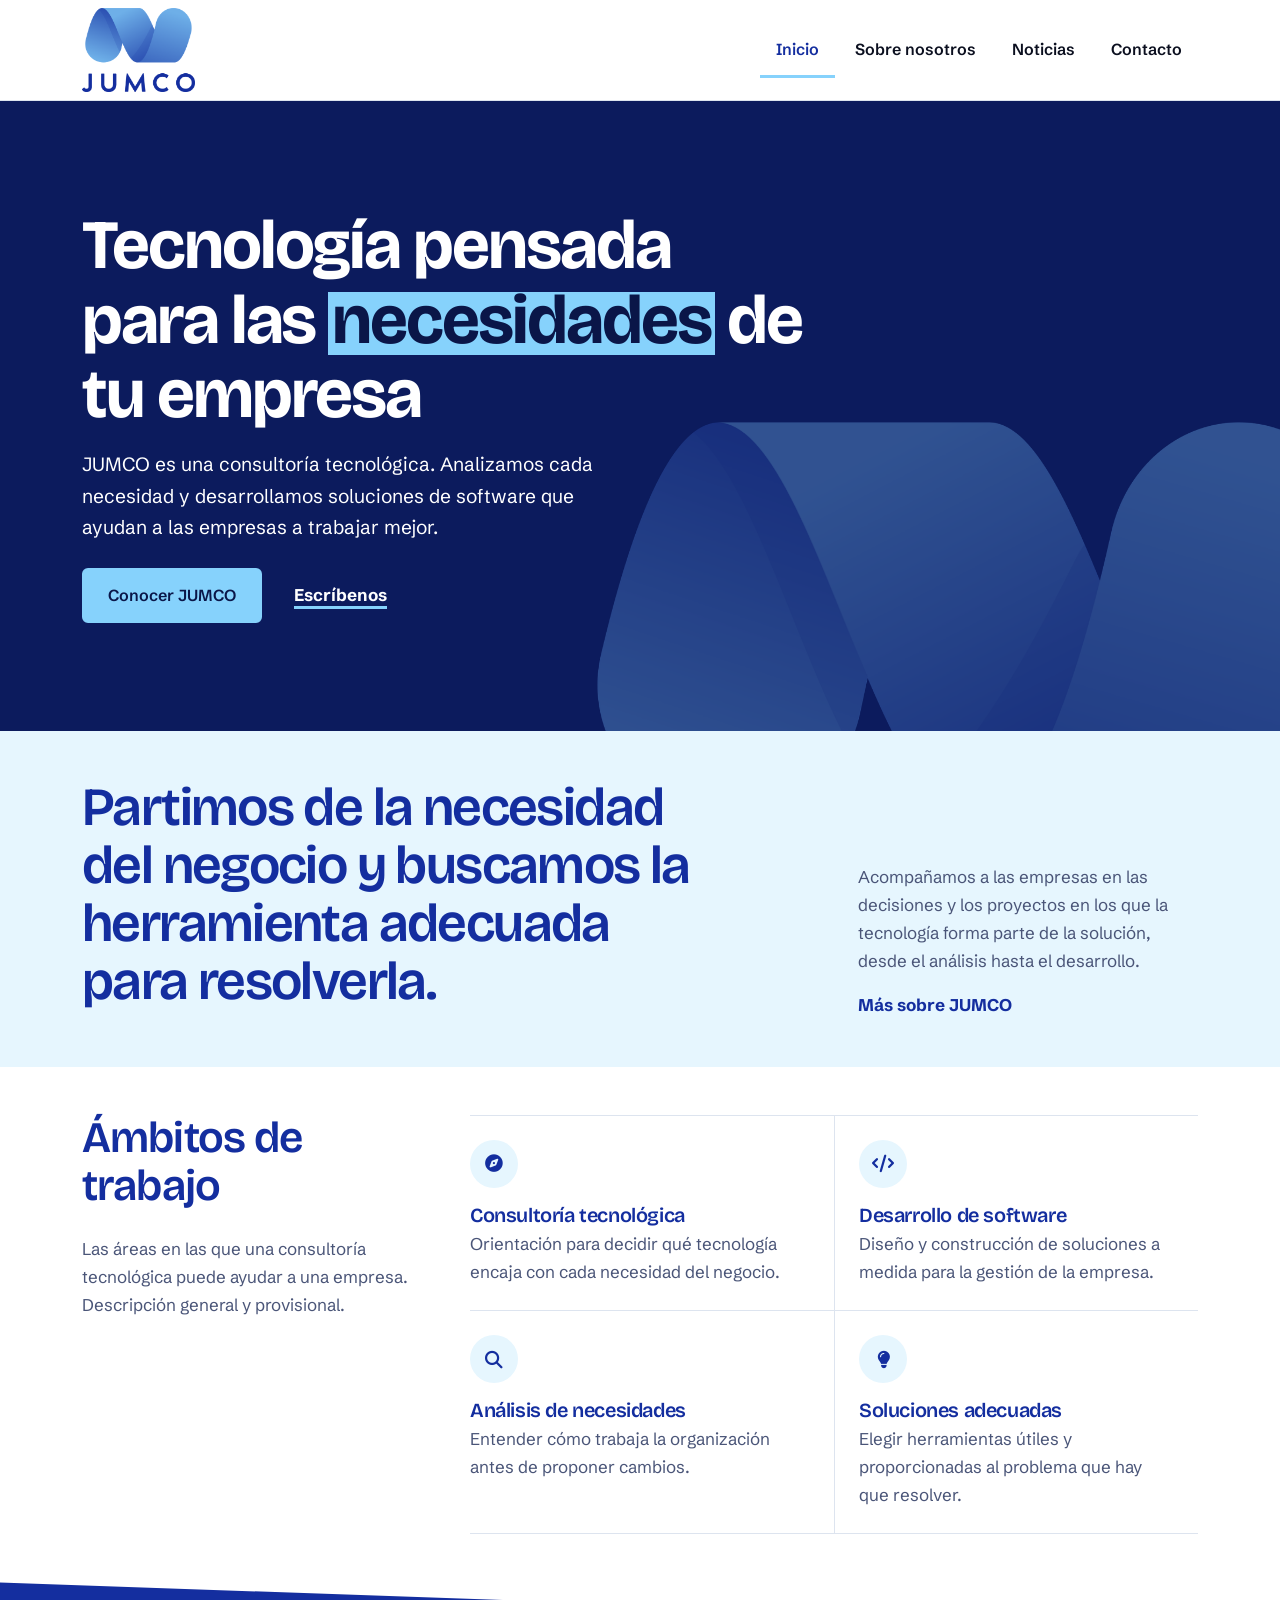
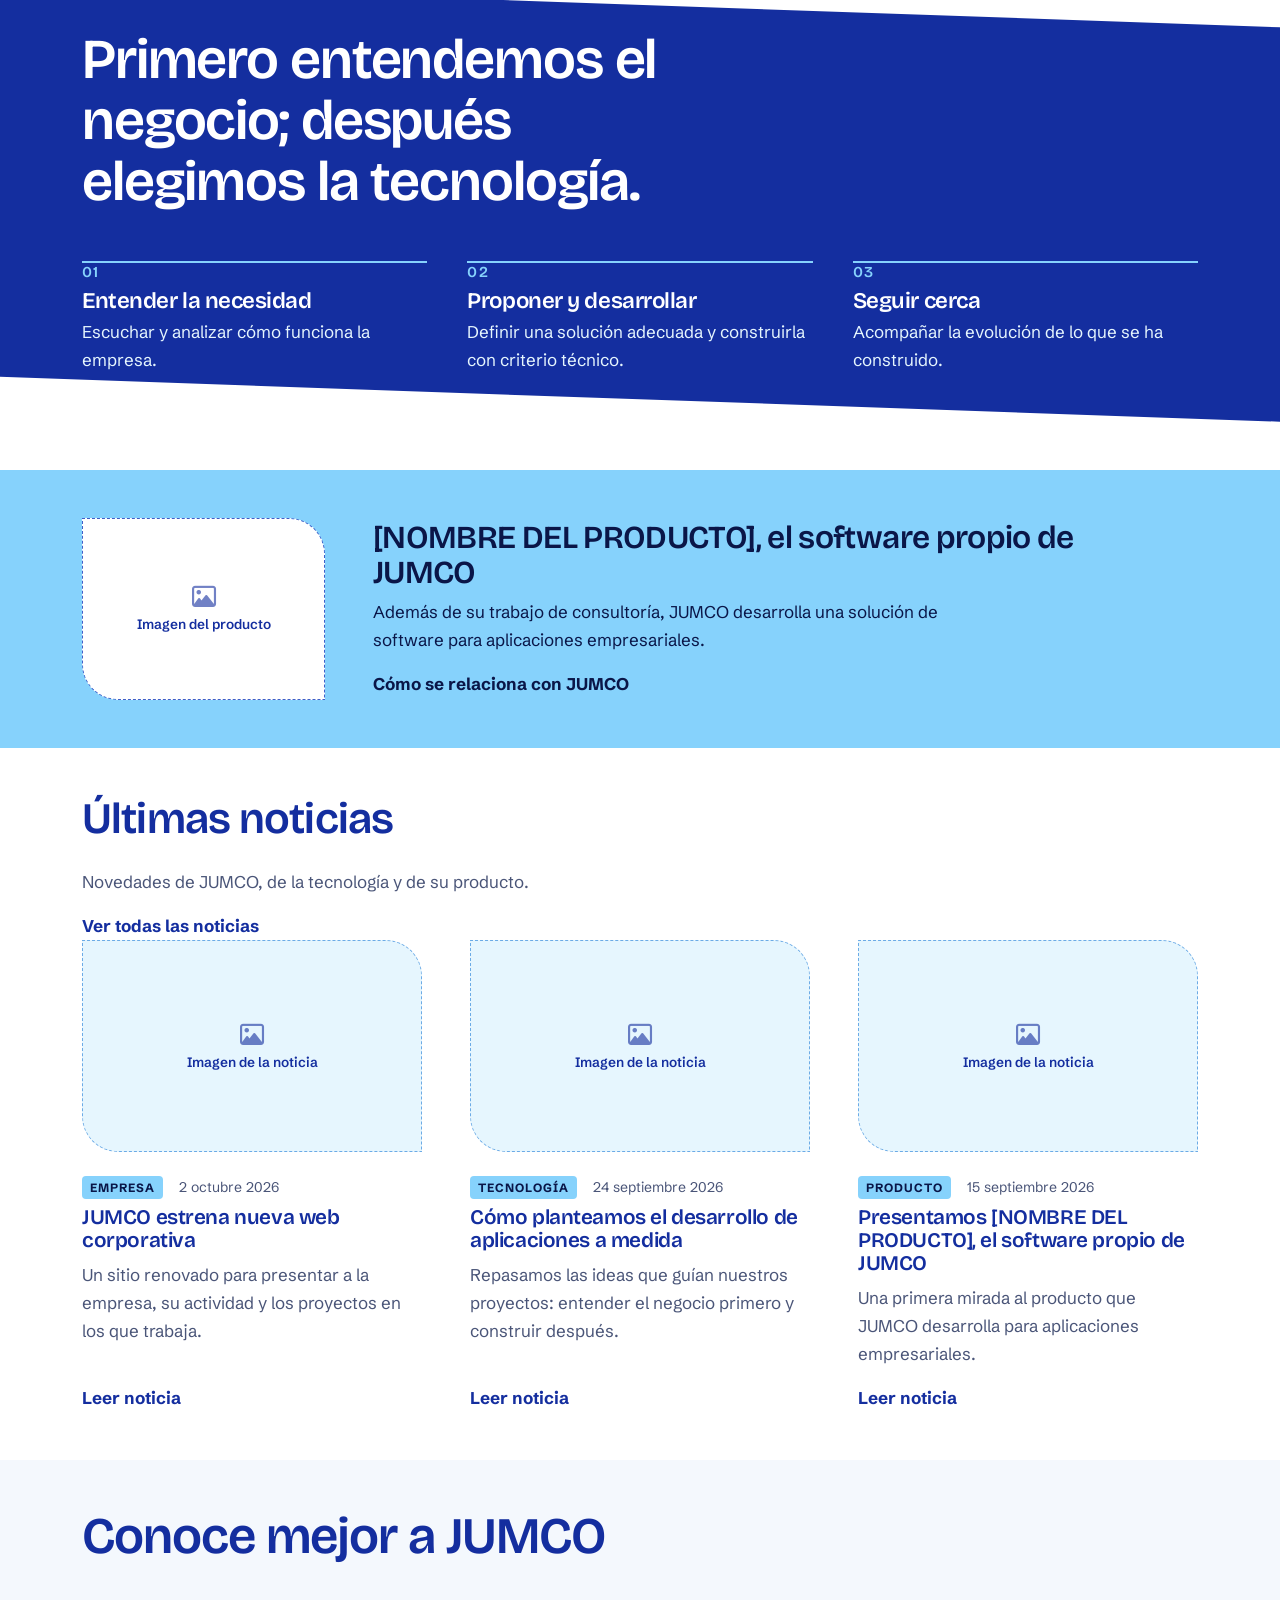
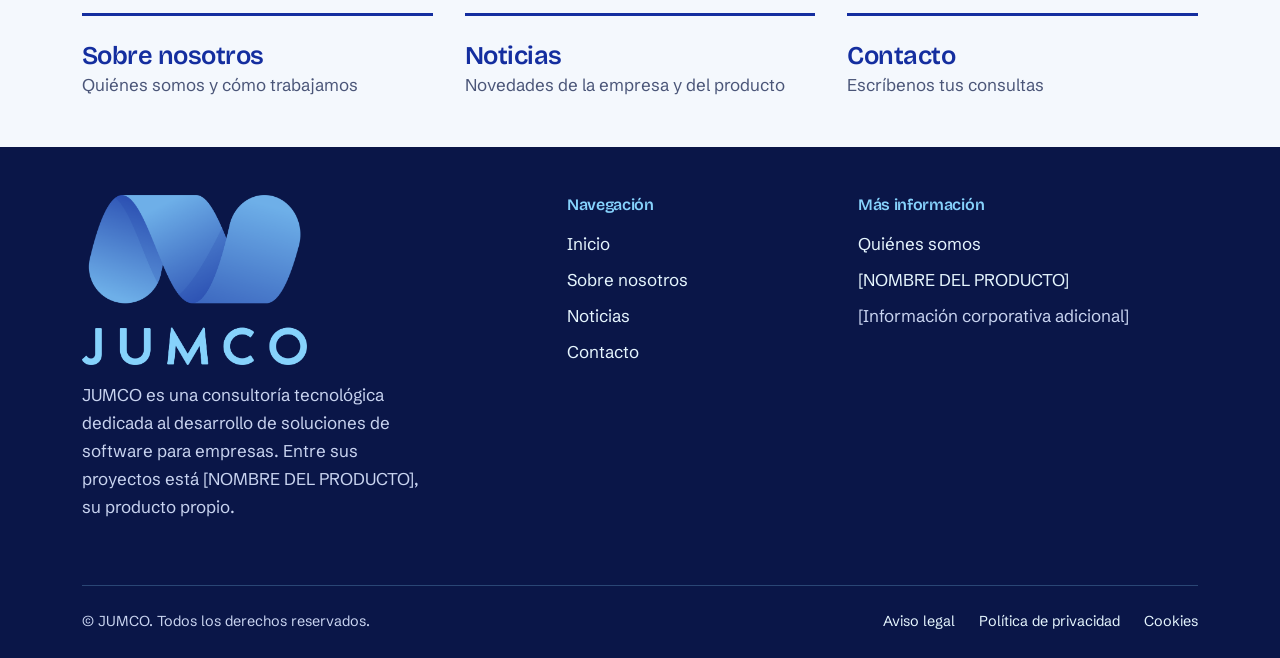
<file: ui_kits/web/index.html>
<!-- @dsCard group="Web JUMCO" viewport="1280x900" name="Web · Inicio" subtitle="Portada corporativa de JUMCO" -->
<!doctype html>
<html lang="es">
  <head>
    <meta charset="utf-8" />
    <meta name="viewport" content="width=device-width, initial-scale=1" />
    <title>JUMCO · Consultoría tecnológica</title>
    <link rel="stylesheet" href="../../styles.css" />
    <link
      href="https://cdn.jsdelivr.net/npm/bootstrap@5.3.3/dist/css/bootstrap.min.css"
      rel="stylesheet"
    />
    <link
      rel="stylesheet"
      href="https://cdnjs.cloudflare.com/ajax/libs/font-awesome/6.5.2/css/all.min.css"
    />
    <link rel="stylesheet" href="css/layout_general.css" />
    <link rel="stylesheet" href="css/banda_noticias.css" />
    <link rel="stylesheet" href="css/index.css" />
  </head>
  <body>
    <!-- MENU PRINCIPAL - NAVEGACIÓN PRINCIPAL -->
    <header class="cabecera_general">
      <nav class="navbar navbar-expand-lg py-2">
        <div class="container">
          <a
            class="navbar-brand cabecera_marca p-0 me-4"
            href="index.html"
            aria-label="JUMCO, inicio"
            ><img
              class="logo_marca"
              src="../../assets/logo_jumco.png"
              alt="JUMCO" /></a
          ><button
            class="navbar-toggler cabecera_toggler py-2 px-3"
            type="button"
            data-bs-toggle="collapse"
            data-bs-target="#menu_principal"
            aria-controls="menu_principal"
            aria-expanded="false"
            aria-label="Abrir menú"
          >
            <i class="fa-solid fa-bars"></i>
          </button>
          <div class="collapse navbar-collapse" id="menu_principal">
            <ul class="navbar-nav ms-auto cabecera_menu py-3 py-lg-0">
              <li class="nav-item">
                <a
                  class="nav-link activo py-3 px-3"
                  href="index.html"
                  aria-current="page"
                  >Inicio</a
                >
              </li>
              <li class="nav-item">
                <a class="nav-link py-3 px-3" href="sobre-nosotros.html"
                  >Sobre nosotros</a
                >
              </li>
              <li class="nav-item">
                <a class="nav-link py-3 px-3" href="noticias.html">Noticias</a>
              </li>
              <li class="nav-item">
                <a class="nav-link py-3 px-3" href="contacto.html">Contacto</a>
              </li>
            </ul>
          </div>
        </div>
      </nav>
    </header>

    <main>
      <!-- BANDA HERO -->
      <section class="banda_hero banda_hero_fondo p-0">
        <div
          class="hero_fondo"
          role="img"
          aria-label="Imagen de fondo decorativa"
        ></div>
        <div class="hero_velo"></div>
        <img
          class="hero_cinta"
          src="../../assets/ola.png"
          alt=""
          aria-hidden="true"
        />
        <div class="container hero_fondo_contenido py-5">
          <div class="row">
            <div class="col-lg-8 hero_contenido">
              <h1 class="hero_titulo mb-3">
                Tecnología pensada para las
                <span class="hero_resalte px-1 mx-n1" style="border-radius: 6px"
                  >necesidades</span
                >
                de tu empresa
              </h1>
              <p class="hero_texto mb-4">
                JUMCO es una consultoría tecnológica. Analizamos cada necesidad
                y desarrollamos soluciones de software que ayudan a las empresas
                a trabajar mejor.
              </p>
              <div class="hero_acciones">
                <a class="boton_claro py-3 px-4" href="sobre-nosotros.html"
                  >Conocer JUMCO</a
                ><a class="enlace_claro" href="contacto.html">Escríbenos</a>
              </div>
            </div>
          </div>
        </div>
      </section>

      <section class="banda_actividad py-5">
        <div class="container">
          <div class="row g-5">
            <div class="col-lg-7">
              <h2 class="actividad_enunciado">
                Partimos de la necesidad del negocio y buscamos la herramienta
                adecuada para resolverla.
              </h2>
            </div>
            <div
              class="col-lg-4 offset-lg-1 align-self-end actividad_presentacion"
            >
              <p>
                Acompañamos a las empresas en las decisiones y los proyectos en
                los que la tecnología forma parte de la solución, desde el
                análisis hasta el desarrollo.
              </p>
              <a class="enlace_texto" href="sobre-nosotros.html"
                >Más sobre JUMCO</a
              >
            </div>
          </div>
        </div>
      </section>

      <section class="banda_ambitos banda_ambitos_iconos py-5">
        <div class="container">
          <div class="row g-5">
            <div class="col-lg-4">
              <h2 class="titulo_banda mb-4">Ámbitos de trabajo</h2>
              <p class="ambitos_intro">
                Las áreas en las que una consultoría tecnológica puede ayudar a
                una empresa. Descripción general y provisional.
              </p>
            </div>
            <div class="col-lg-8">
              <div class="ambitos_rejilla">
                <div class="ambito_icono_item py-4 px-0 pe-md-4">
                  <span class="ambito_icono mb-3"
                    ><i class="fa-solid fa-compass" aria-hidden="true"></i
                  ></span>
                  <h3 class="ambito_icono_titulo mb-1">
                    Consultoría tecnológica
                  </h3>
                  <p class="m-0">
                    Orientación para decidir qué tecnología encaja con cada
                    necesidad del negocio.
                  </p>
                </div>
                <div class="ambito_icono_item py-4 px-0 pe-md-4 ps-md-4">
                  <span class="ambito_icono mb-3"
                    ><i class="fa-solid fa-code" aria-hidden="true"></i
                  ></span>
                  <h3 class="ambito_icono_titulo mb-1">
                    Desarrollo de software
                  </h3>
                  <p class="m-0">
                    Diseño y construcción de soluciones a medida para la gestión
                    de la empresa.
                  </p>
                </div>
                <div class="ambito_icono_item py-4 px-0 pe-md-4">
                  <span class="ambito_icono mb-3"
                    ><i
                      class="fa-solid fa-magnifying-glass"
                      aria-hidden="true"
                    ></i
                  ></span>
                  <h3 class="ambito_icono_titulo mb-1">
                    Análisis de necesidades
                  </h3>
                  <p class="m-0">
                    Entender cómo trabaja la organización antes de proponer
                    cambios.
                  </p>
                </div>
                <div class="ambito_icono_item py-4 px-0 pe-md-4 ps-md-4">
                  <span class="ambito_icono mb-3"
                    ><i class="fa-solid fa-lightbulb" aria-hidden="true"></i
                  ></span>
                  <h3 class="ambito_icono_titulo mb-1">Soluciones adecuadas</h3>
                  <p class="m-0">
                    Elegir herramientas útiles y proporcionadas al problema que
                    hay que resolver.
                  </p>
                </div>
              </div>
            </div>
          </div>
        </div>
      </section>

      <section class="banda_teaser my-n5 py-5">
        <div class="container">
          <h2 class="teaser_titulo mb-5">
            Primero entendemos el negocio; después elegimos la tecnología.
          </h2>
          <ol class="teaser_pasos list-unstyled m-0 p-0">
            <li class="teaser_paso">
              <span class="teaser_numero mb-2">01</span>
              <h3 class="mb-1">Entender la necesidad</h3>
              <p class="m-0">Escuchar y analizar cómo funciona la empresa.</p>
            </li>
            <li class="teaser_paso">
              <span class="teaser_numero mb-2">02</span>
              <h3 class="mb-1">Proponer y desarrollar</h3>
              <p class="m-0">
                Definir una solución adecuada y construirla con criterio
                técnico.
              </p>
            </li>
            <li class="teaser_paso">
              <span class="teaser_numero mb-2">03</span>
              <h3 class="mb-1">Seguir cerca</h3>
              <p class="m-0">
                Acompañar la evolución de lo que se ha construido.
              </p>
            </li>
          </ol>
        </div>
      </section>

      <section class="banda_producto py-5 mt-5">
        <div class="container">
          <div class="row align-items-center g-4 g-lg-5">
            <div class="col-md-4 col-lg-3">
              <div class="imagen_placeholder imagen_4_3 forma_lobulo p-3">
                <i class="fa-regular fa-image"></i
                ><span>Imagen del producto</span>
              </div>
            </div>
            <div class="col-md-8 col-lg-8 producto_presentacion">
              <h2 class="mb-2">
                [NOMBRE DEL PRODUCTO], el software propio de JUMCO
              </h2>
              <p>
                Además de su trabajo de consultoría, JUMCO desarrolla una
                solución de software para aplicaciones empresariales.
              </p>
              <a class="enlace_texto" href="sobre-nosotros.html#producto"
                >Cómo se relaciona con JUMCO</a
              >
            </div>
          </div>
        </div>
      </section>

      <!-- BANDA NOTICIAS PORTADA -->
      <section class="banda_noticias py-5">
        <div class="container">
          <div class="noticias_cabecera">
            <div>
              <h2 class="titulo_banda mb-4">Últimas noticias</h2>
              <p class="noticias_intro">
                Novedades de JUMCO, de la tecnología y de su producto.
              </p>
            </div>
            <a class="enlace_texto" href="noticias.html"
              >Ver todas las noticias</a
            >
          </div>
          <div class="row g-5">
            <div class="col-md-6 col-lg-4">
              <article class="noticia">
                <a
                  class="noticia_imagen_enlace mb-4"
                  href="noticia.html"
                  tabindex="-1"
                  aria-hidden="true"
                  ><div class="imagen_placeholder imagen_16_10 p-3">
                    <i class="fa-regular fa-image"></i
                    ><span>Imagen de la noticia</span>
                  </div></a
                >
                <div class="noticia_cuerpo">
                  <p class="noticia_meta mb-2">
                    <span class="noticia_categoria d-inline-block py-1 px-2"
                      >Empresa</span
                    ><time datetime="2026-10-02">2 octubre 2026</time>
                  </p>
                  <h3 class="noticia_titulo mb-2">
                    <a href="#">JUMCO estrena nueva web corporativa</a>
                  </h3>
                  <p class="noticia_resumen mb-3">
                    Un sitio renovado para presentar a la empresa, su actividad
                    y los proyectos en los que trabaja.
                  </p>
                  <a class="enlace_texto mt-auto" href="noticia.html"
                    >Leer noticia</a
                  >
                </div>
              </article>
            </div>
            <div class="col-md-6 col-lg-4">
              <article class="noticia">
                <a
                  class="noticia_imagen_enlace mb-4"
                  href="noticia.html"
                  tabindex="-1"
                  aria-hidden="true"
                  ><div class="imagen_placeholder imagen_16_10 p-3">
                    <i class="fa-regular fa-image"></i
                    ><span>Imagen de la noticia</span>
                  </div></a
                >
                <div class="noticia_cuerpo">
                  <p class="noticia_meta mb-2">
                    <span class="noticia_categoria d-inline-block py-1 px-2"
                      >Tecnología</span
                    ><time datetime="2026-09-24">24 septiembre 2026</time>
                  </p>
                  <h3 class="noticia_titulo mb-2">
                    <a href="noticia.html"
                      >Cómo planteamos el desarrollo de aplicaciones a medida</a
                    >
                  </h3>
                  <p class="noticia_resumen mb-3">
                    Repasamos las ideas que guían nuestros proyectos: entender
                    el negocio primero y construir después.
                  </p>
                  <a class="enlace_texto mt-auto" href="noticia.html"
                    >Leer noticia</a
                  >
                </div>
              </article>
            </div>
            <div class="col-md-6 col-lg-4">
              <article class="noticia">
                <a
                  class="noticia_imagen_enlace mb-4"
                  href="#"
                  tabindex="-1"
                  aria-hidden="true"
                  ><div class="imagen_placeholder imagen_16_10 p-3">
                    <i class="fa-regular fa-image"></i
                    ><span>Imagen de la noticia</span>
                  </div></a
                >
                <div class="noticia_cuerpo">
                  <p class="noticia_meta mb-2">
                    <span class="noticia_categoria d-inline-block py-1 px-2"
                      >Producto</span
                    ><time datetime="2026-09-15">15 septiembre 2026</time>
                  </p>
                  <h3 class="noticia_titulo mb-2">
                    <a href="#"
                      >Presentamos [NOMBRE DEL PRODUCTO], el software propio de
                      JUMCO</a
                    >
                  </h3>
                  <p class="noticia_resumen mb-3">
                    Una primera mirada al producto que JUMCO desarrolla para
                    aplicaciones empresariales.
                  </p>
                  <a class="enlace_texto mt-auto" href="noticia.html"
                    >Leer noticia</a
                  >
                </div>
              </article>
            </div>
          </div>
        </div>
      </section>
      <!-- FIN BANDA NOTICIAS PORTADA -->
      <section class="banda_cierre py-5">
        <div class="container">
          <h2 class="cierre_titulo mb-5">Conoce mejor a JUMCO</h2>
          <div class="cierre_destinos">
            <a class="cierre_destino pt-4" href="sobre-nosotros.html"
              ><strong>Sobre nosotros</strong
              ><span>Quiénes somos y cómo trabajamos</span></a
            ><a class="cierre_destino pt-4" href="noticias.html"
              ><strong>Noticias</strong
              ><span>Novedades de la empresa y del producto</span></a
            ><a class="cierre_destino pt-4" href="contacto.html"
              ><strong>Contacto</strong><span>Escríbenos tus consultas</span></a
            >
          </div>
        </div>
      </section>
    </main>
    <footer class="pie_general pt-5 pb-4">
      <div class="container">
        <div class="row g-5">
          <div class="col-lg-4">
            <img
              class="logo_marca_pie ms-n2"
              src="../../assets/logo_jumco_negro.png"
              alt="JUMCO"
            />
            <p class="pie_texto mt-3">
              JUMCO es una consultoría tecnológica dedicada al desarrollo de
              soluciones de software para empresas. Entre sus proyectos está
              [NOMBRE DEL PRODUCTO], su producto propio.
            </p>
          </div>
          <div class="col-6 col-lg-3 offset-lg-1">
            <h2 class="pie_titulo mb-3">Navegación</h2>
            <ul class="pie_lista list-unstyled m-0 p-0">
              <li><a href="index.html">Inicio</a></li>
              <li><a href="sobre-nosotros.html">Sobre nosotros</a></li>
              <li><a href="noticias.html">Noticias</a></li>
              <li><a href="contacto.html">Contacto</a></li>
            </ul>
          </div>
          <div class="col-6 col-lg-4">
            <h2 class="pie_titulo mb-3">Más información</h2>
            <ul class="pie_lista list-unstyled m-0 p-0">
              <li><a href="sobre-nosotros.html">Quiénes somos</a></li>
              <li>
                <a href="sobre-nosotros.html#producto">[NOMBRE DEL PRODUCTO]</a>
              </li>
              <li>[Información corporativa adicional]</li>
            </ul>
          </div>
        </div>
        <div class="pie_legal mt-5 pt-4">
          <span>© JUMCO. Todos los derechos reservados.</span>
          <ul class="pie_legal_enlaces list-unstyled m-0 p-0">
            <li><a href="#">Aviso legal</a></li>
            <li><a href="#">Política de privacidad</a></li>
            <li><a href="#">Cookies</a></li>
          </ul>
        </div>
      </div>
    </footer>
    <script src="https://cdn.jsdelivr.net/npm/bootstrap@5.3.3/dist/js/bootstrap.bundle.min.js"></script>
  </body>
</html>
</file>
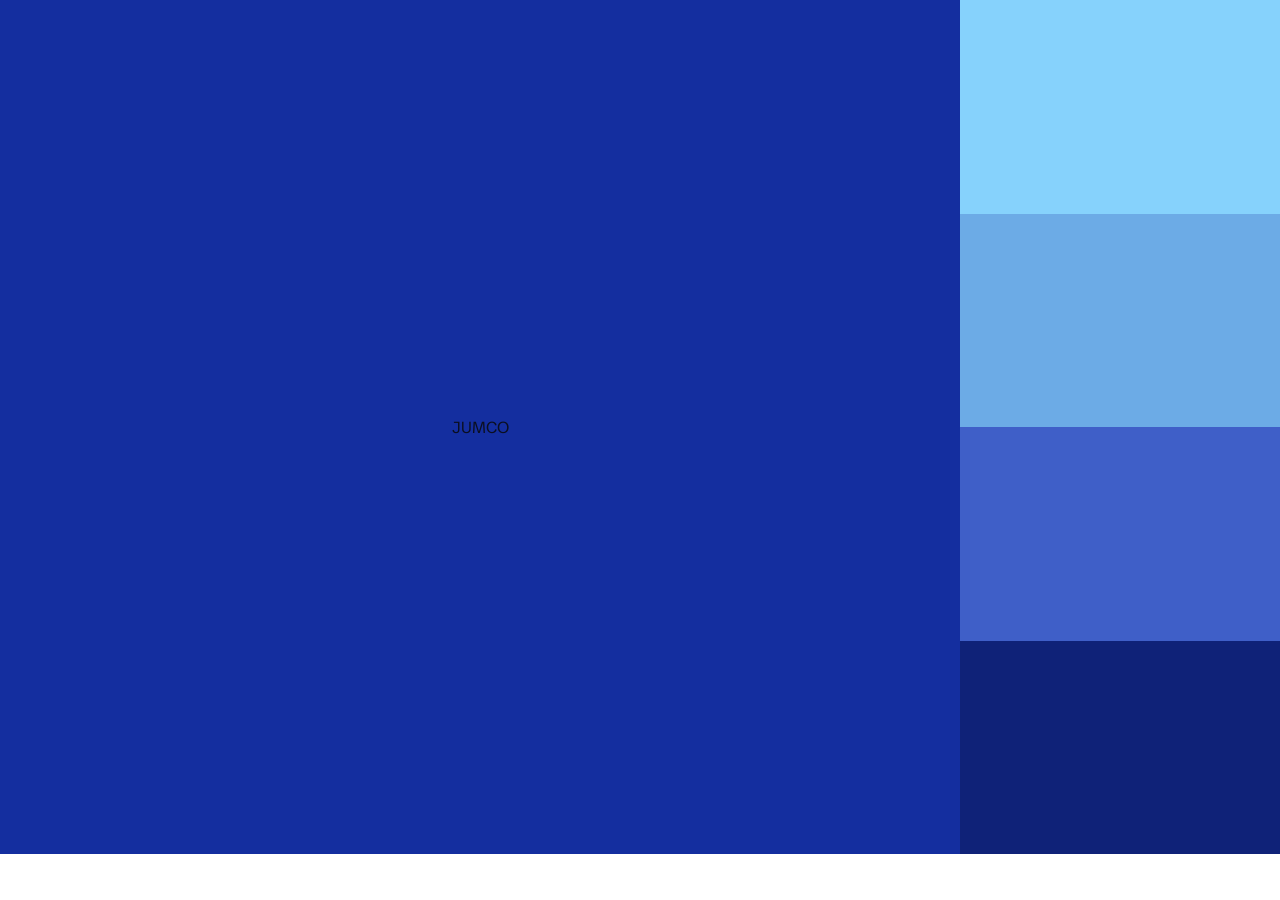
<file: thumbnail.html>
<link rel="stylesheet" href="styles.css"><body style="margin:0;width:1280px;height:854px;display:flex"><div style="flex:0 0 960px;background:#142e9f;display:flex;align-items:center;justify-content:center;font:600 190px "Bricolage Grotesque";letter-spacing:.22em;color:#86d2fc;padding-left:.22em">JUMCO</div><div style="flex:1;display:flex;flex-direction:column"><div style="flex:1;background:#86d2fc"></div><div style="flex:1;background:#6cabe6"></div><div style="flex:1;background:#3f5fc8"></div><div style="flex:1;background:#0f2278"></div></div>
</file>
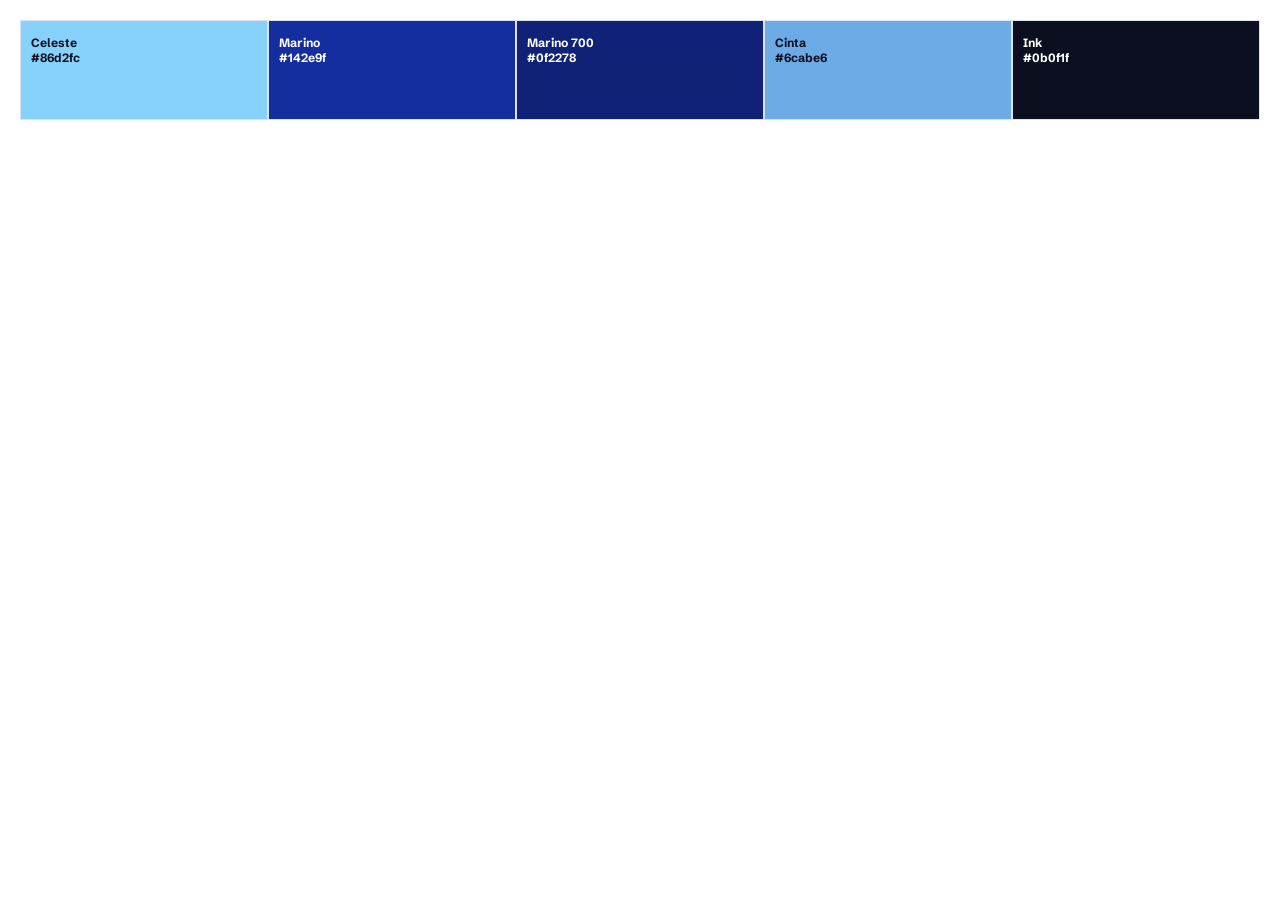
<file: guidelines/colors-brand.html>
<!-- @dsCard group="Color" viewport="700x130" subtitle="Celeste y azul marino" name="Marca" -->
<link rel="stylesheet" href="../styles.css"><body style="margin:0;padding:20px"><div style="display:flex"><div style="flex:1;background:#86d2fc;color:#0b0f1f;padding:14px 10px;font:700 12px var(--font-body);height:70px;border:1px solid var(--border)">Celeste<br>#86d2fc</div><div style="flex:1;background:#142e9f;color:#fff;padding:14px 10px;font:700 12px var(--font-body);height:70px;border:1px solid var(--border)">Marino<br>#142e9f</div><div style="flex:1;background:#0f2278;color:#fff;padding:14px 10px;font:700 12px var(--font-body);height:70px;border:1px solid var(--border)">Marino 700<br>#0f2278</div><div style="flex:1;background:#6cabe6;color:#0b0f1f;padding:14px 10px;font:700 12px var(--font-body);height:70px;border:1px solid var(--border)">Cinta<br>#6cabe6</div><div style="flex:1;background:#0b0f1f;color:#fff;padding:14px 10px;font:700 12px var(--font-body);height:70px;border:1px solid var(--border)">Ink<br>#0b0f1f</div></div>
</file>
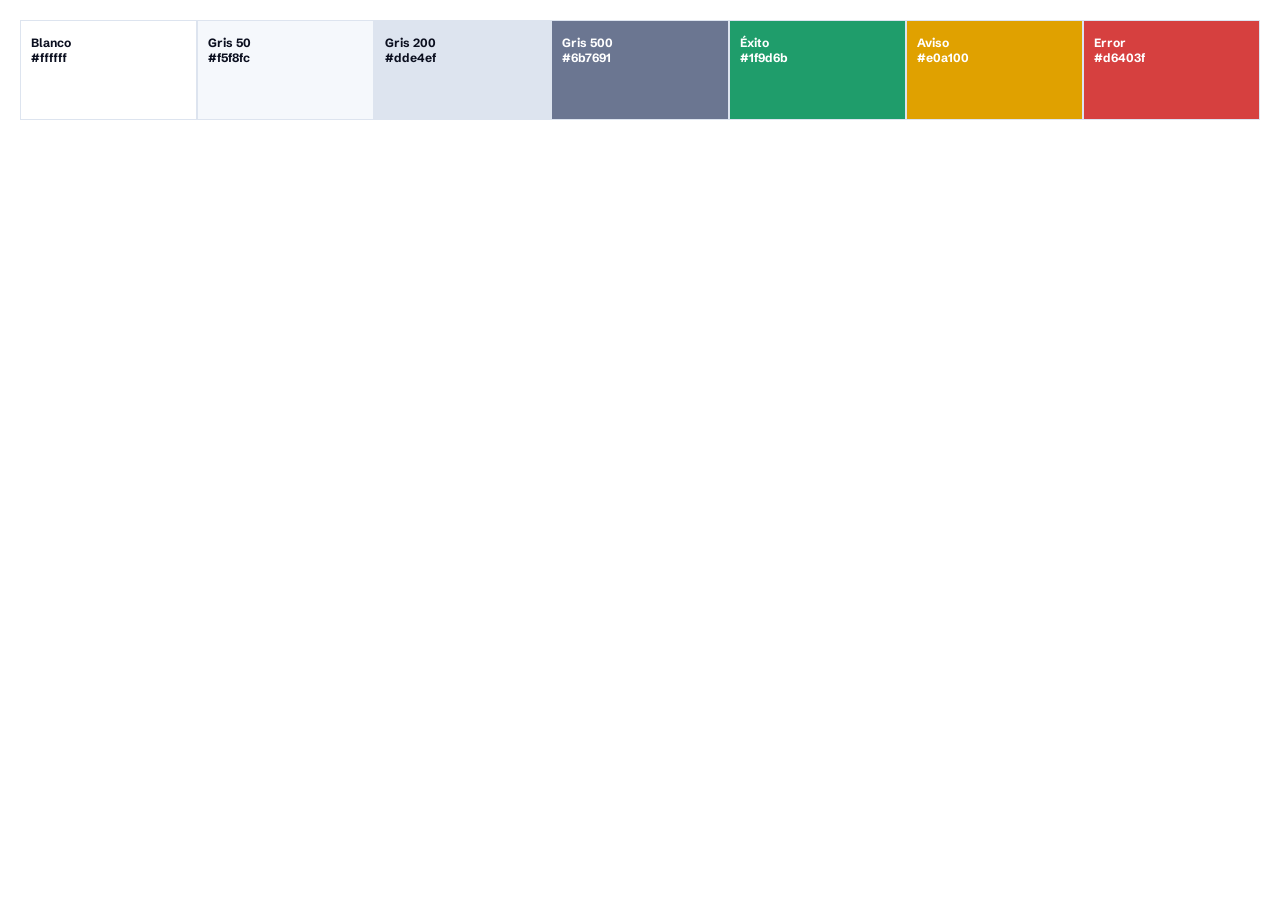
<file: guidelines/colors-neutral.html>
<!-- @dsCard group="Color" viewport="700x130" subtitle="Grises y estados" name="Neutros y semánticos" -->
<link rel="stylesheet" href="../styles.css"><body style="margin:0;padding:20px"><div style="display:flex"><div style="flex:1;background:#ffffff;color:#0b0f1f;padding:14px 10px;font:700 12px var(--font-body);height:70px;border:1px solid var(--border)">Blanco<br>#ffffff</div><div style="flex:1;background:#f5f8fc;color:#0b0f1f;padding:14px 10px;font:700 12px var(--font-body);height:70px;border:1px solid var(--border)">Gris 50<br>#f5f8fc</div><div style="flex:1;background:#dde4ef;color:#0b0f1f;padding:14px 10px;font:700 12px var(--font-body);height:70px;border:1px solid var(--border)">Gris 200<br>#dde4ef</div><div style="flex:1;background:#6b7691;color:#fff;padding:14px 10px;font:700 12px var(--font-body);height:70px;border:1px solid var(--border)">Gris 500<br>#6b7691</div><div style="flex:1;background:#1f9d6b;color:#fff;padding:14px 10px;font:700 12px var(--font-body);height:70px;border:1px solid var(--border)">Éxito<br>#1f9d6b</div><div style="flex:1;background:#e0a100;color:#fff;padding:14px 10px;font:700 12px var(--font-body);height:70px;border:1px solid var(--border)">Aviso<br>#e0a100</div><div style="flex:1;background:#d6403f;color:#fff;padding:14px 10px;font:700 12px var(--font-body);height:70px;border:1px solid var(--border)">Error<br>#d6403f</div></div>
</file>
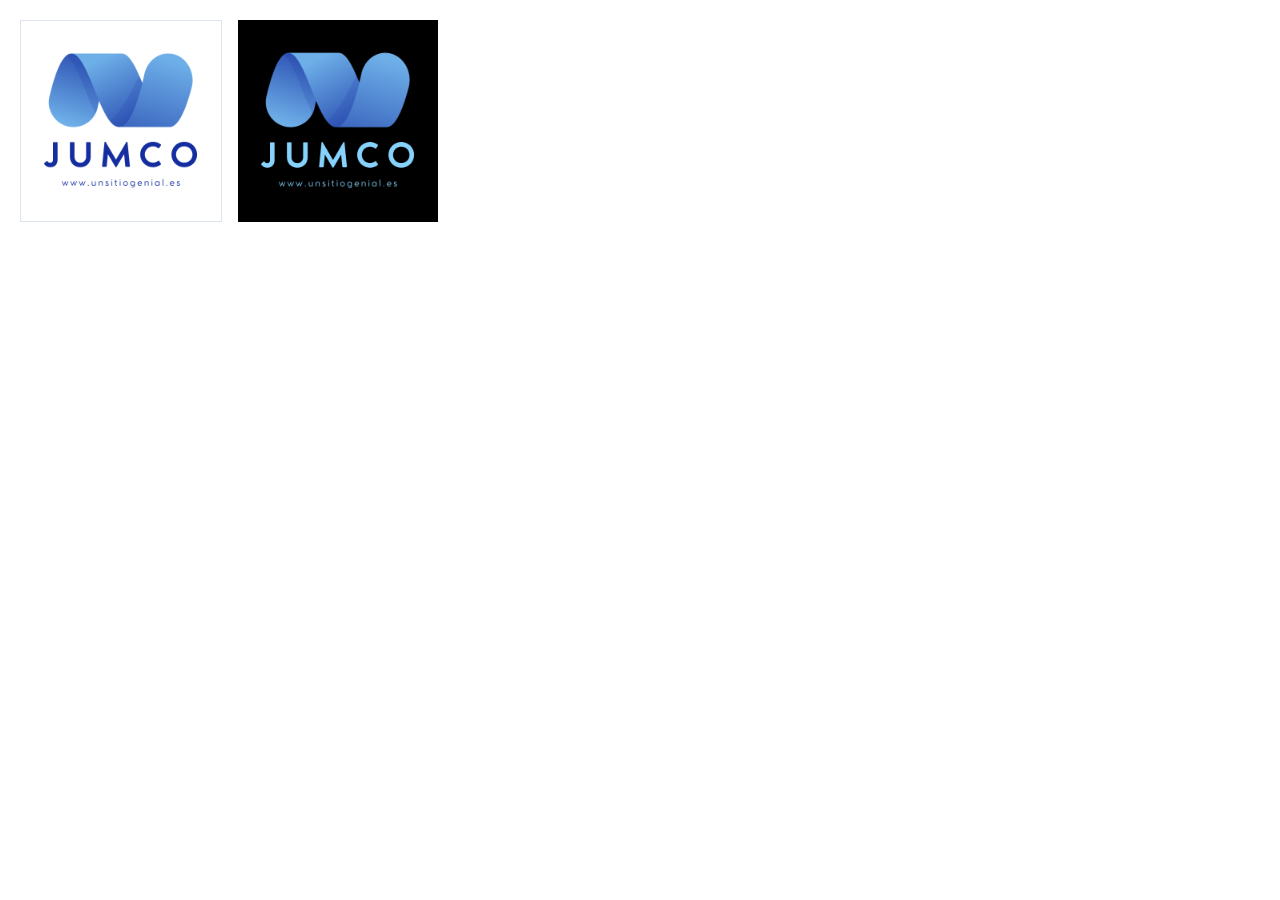
<file: guidelines/logos.html>
<!-- @dsCard group="Marca" viewport="700x240" subtitle="Versiones clara y oscura" name="Logotipos" -->
<link rel="stylesheet" href="../styles.css"><body style="margin:0;padding:20px"><div style="display:flex;gap:16px"><img src="../assets/logo_transp.png" style="width:200px;border:1px solid var(--border)"><img src="../assets/logo_negro.png" style="width:200px"></div>
</file>
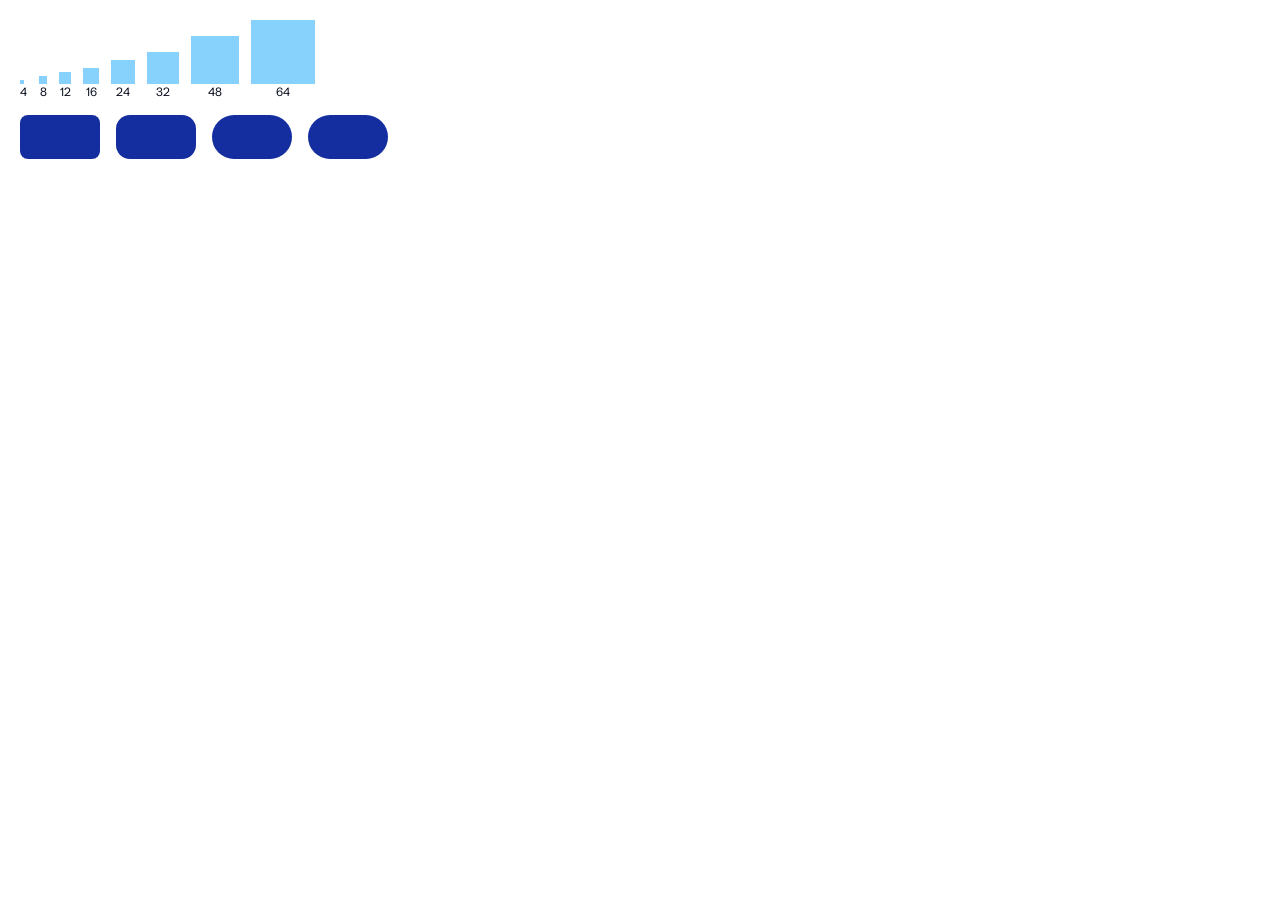
<file: guidelines/spacing.html>
<!-- @dsCard group="Espaciado" viewport="700x150" subtitle="Escala" name="Espaciado y radios" -->
<link rel="stylesheet" href="../styles.css"><body style="margin:0;padding:20px"><div style="display:flex;gap:12px;align-items:flex-end"><div style="text-align:center;font:12px var(--font-body)"><div style="width:4px;height:4px;background:var(--jumco-sky)"></div>4</div><div style="text-align:center;font:12px var(--font-body)"><div style="width:8px;height:8px;background:var(--jumco-sky)"></div>8</div><div style="text-align:center;font:12px var(--font-body)"><div style="width:12px;height:12px;background:var(--jumco-sky)"></div>12</div><div style="text-align:center;font:12px var(--font-body)"><div style="width:16px;height:16px;background:var(--jumco-sky)"></div>16</div><div style="text-align:center;font:12px var(--font-body)"><div style="width:24px;height:24px;background:var(--jumco-sky)"></div>24</div><div style="text-align:center;font:12px var(--font-body)"><div style="width:32px;height:32px;background:var(--jumco-sky)"></div>32</div><div style="text-align:center;font:12px var(--font-body)"><div style="width:48px;height:48px;background:var(--jumco-sky)"></div>48</div><div style="text-align:center;font:12px var(--font-body)"><div style="width:64px;height:64px;background:var(--jumco-sky)"></div>64</div></div><div style="display:flex;gap:16px;margin-top:16px"><div style="width:80px;height:44px;background:var(--jumco-navy);border-radius:8px"></div><div style="width:80px;height:44px;background:var(--jumco-navy);border-radius:14px"></div><div style="width:80px;height:44px;background:var(--jumco-navy);border-radius:24px"></div><div style="width:80px;height:44px;background:var(--jumco-navy);border-radius:999px"></div></div>
</file>
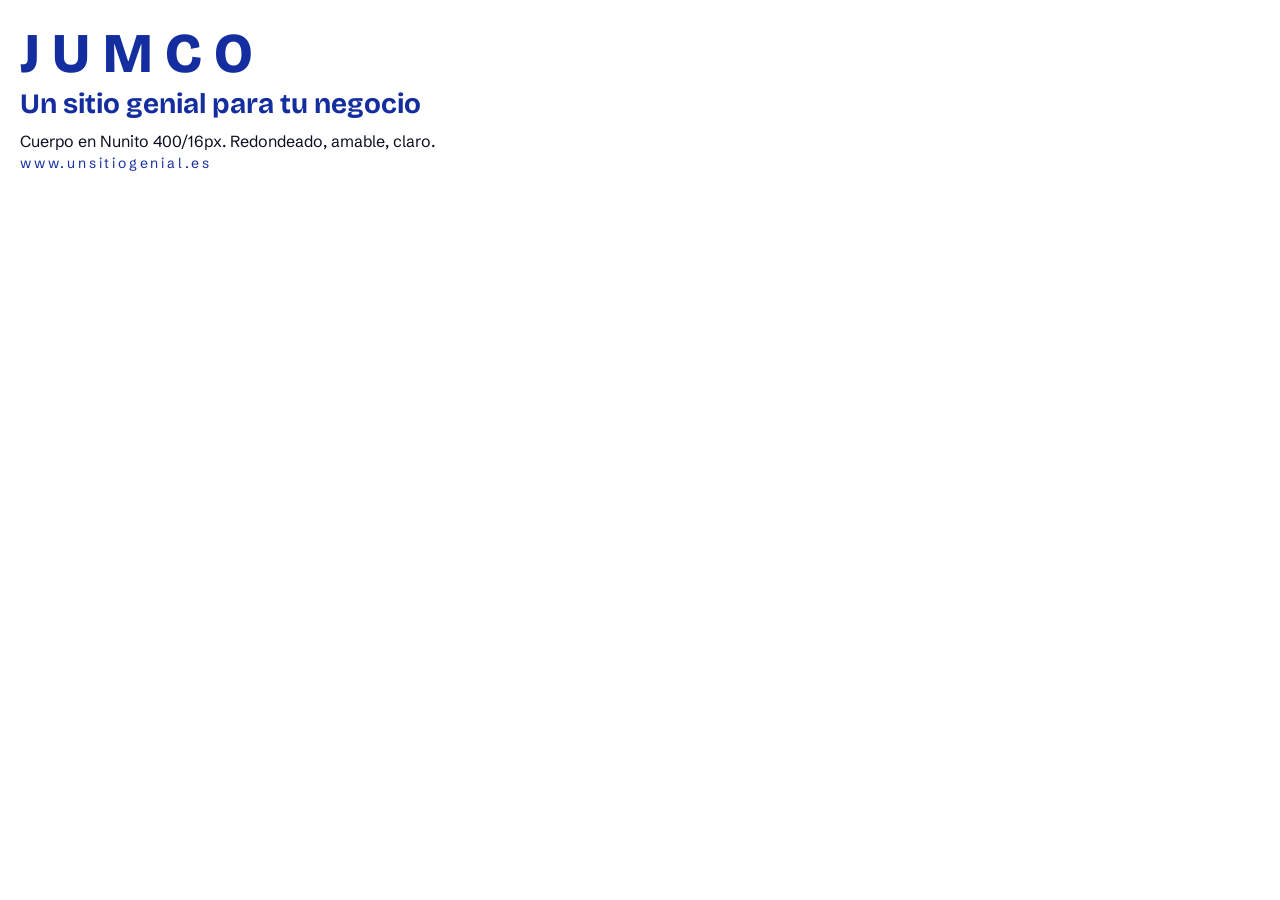
<file: guidelines/type.html>
<!-- @dsCard group="Tipografía" viewport="700x220" subtitle="Títulos + cuerpo (sustituta)" name="Nunito" -->
<link rel="stylesheet" href="../styles.css"><body style="margin:0;padding:20px"><div style="font:800 56px var(--font-display);color:var(--jumco-navy);letter-spacing:.22em">JUMCO</div><div style="font:700 28px var(--font-display);color:var(--jumco-navy)">Un sitio genial para tu negocio</div><p style="margin:8px 0 0">Cuerpo en Nunito 400/16px. Redondeado, amable, claro.</p><div style="font:400 14px var(--font-body);letter-spacing:.2em;color:var(--jumco-navy)">www.unsitiogenial.es</div>
</file>
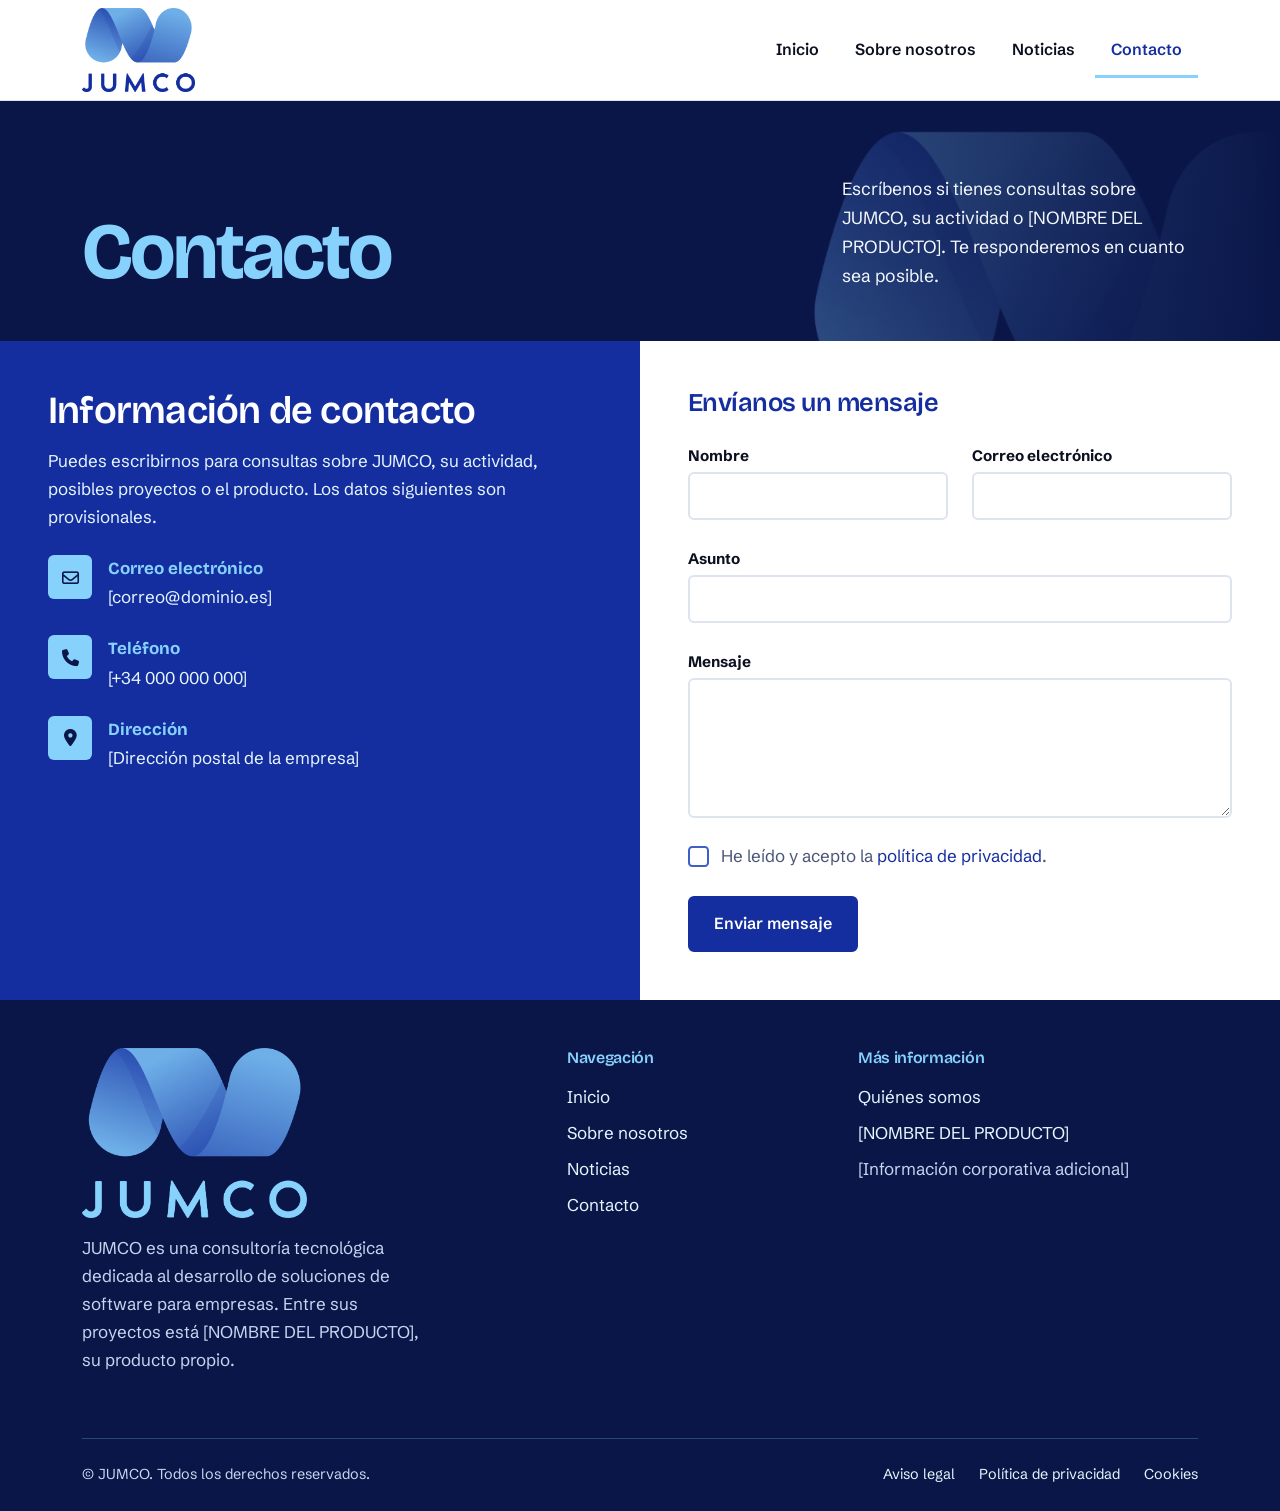
<file: ui_kits/web/contacto.html>
<!doctype html>
<html lang="es">
  <head>
    <meta charset="utf-8" />
    <meta name="viewport" content="width=device-width, initial-scale=1" />
    <title>Contacto · JUMCO</title>
    <link rel="stylesheet" href="../../styles.css" />
    <link
      href="https://cdn.jsdelivr.net/npm/bootstrap@5.3.3/dist/css/bootstrap.min.css"
      rel="stylesheet"
    />
    <link
      rel="stylesheet"
      href="https://cdnjs.cloudflare.com/ajax/libs/font-awesome/6.5.2/css/all.min.css"
    />
    <link rel="stylesheet" href="css/layout_general.css" />
    <link rel="stylesheet" href="css/banda_noticias.css" />
    <link rel="stylesheet" href="css/interior.css" />
  </head>
  <body>
    <header class="cabecera_general">
      <nav class="navbar navbar-expand-lg py-2">
        <div class="container">
          <a
            class="navbar-brand cabecera_marca p-0 me-4"
            href="index.html"
            aria-label="JUMCO, inicio"
            ><img
              class="logo_marca"
              src="../../assets/logo_jumco.png"
              alt="JUMCO" /></a
          ><button
            class="navbar-toggler cabecera_toggler py-2 px-3"
            type="button"
            data-bs-toggle="collapse"
            data-bs-target="#menu_principal"
            aria-controls="menu_principal"
            aria-expanded="false"
            aria-label="Abrir menú"
          >
            <i class="fa-solid fa-bars"></i>
          </button>
          <div class="collapse navbar-collapse" id="menu_principal">
            <ul class="navbar-nav ms-auto cabecera_menu py-3 py-lg-0">
              <li class="nav-item">
                <a class="nav-link py-3 px-3" href="index.html">Inicio</a>
              </li>
              <li class="nav-item">
                <a class="nav-link py-3 px-3" href="sobre-nosotros.html"
                  >Sobre nosotros</a
                >
              </li>
              <li class="nav-item">
                <a class="nav-link py-3 px-3" href="noticias.html">Noticias</a>
              </li>
              <li class="nav-item">
                <a
                  class="nav-link activo py-3 px-3"
                  href="contacto.html"
                  aria-current="page"
                  >Contacto</a
                >
              </li>
            </ul>
          </div>
        </div>
      </nav>
    </header>
    <main>
      <section class="banda_cabecera_interior pt-5 pb-4">
        <div class="overlay" aria-hidden="true"></div>
        <div class="container">
          <div class="row g-4 align-items-end">
            <div class="col-lg-8">
              <h1 class="titulo m-0">Contacto</h1>
            </div>
            <div class="col-lg-4">
              <p class="intro m-0">
                Escríbenos si tienes consultas sobre JUMCO, su actividad o
                [NOMBRE DEL PRODUCTO]. Te responderemos en cuanto sea posible.
              </p>
            </div>
          </div>
        </div>
      </section>
      <section class="banda_contacto">
        <div class="row g-0">
          <div class="col-lg-6 contacto_panel">
            <div
              class="contacto_panel_interior p-3 py-lg-5 px-lg-5 my-0 mx-auto"
            >
              <h2 class="contacto_panel_titulo mb-3">
                Información de contacto
              </h2>
              <p>
                Puedes escribirnos para consultas sobre JUMCO, su actividad,
                posibles proyectos o el producto. Los datos siguientes son
                provisionales.
              </p>
              <ul class="contacto_datos list-unstyled p-0 mt-4 mb-0">
                <li>
                  <i class="fa-regular fa-envelope"></i>
                  <div>
                    <strong>Correo electrónico</strong
                    ><span>[correo@dominio.es]</span>
                  </div>
                </li>
                <li>
                  <i class="fa-solid fa-phone"></i>
                  <div>
                    <strong>Teléfono</strong><span>[+34 000 000 000]</span>
                  </div>
                </li>
                <li>
                  <i class="fa-solid fa-location-dot"></i>
                  <div>
                    <strong>Dirección</strong
                    ><span>[Dirección postal de la empresa]</span>
                  </div>
                </li>
              </ul>
            </div>
          </div>
          <div class="col-lg-6 contacto_formulario_zona">
            <form
              class="contacto_formulario p-3 p-lg-5"
              action="#"
              onsubmit="return false;"
            >
              <h2 class="contacto_formulario_titulo mb-4">
                Envíanos un mensaje
              </h2>
              <div class="row g-4">
                <div class="col-md-6">
                  <div class="contacto_campo">
                    <label for="nombre" class="form-label mb-1">Nombre</label
                    ><input
                      class="form-control py-2 px-3"
                      type="text"
                      id="nombre"
                      name="nombre"
                      autocomplete="name"
                    />
                  </div>
                </div>
                <div class="col-md-6">
                  <div class="contacto_campo">
                    <label for="correo" class="form-label mb-1"
                      >Correo electrónico</label
                    ><input
                      class="form-control py-2 px-3"
                      type="email"
                      id="correo"
                      name="correo"
                      autocomplete="email"
                    />
                  </div>
                </div>
                <div class="col-12">
                  <div class="contacto_campo">
                    <label for="asunto" class="form-label mb-1">Asunto</label
                    ><input
                      class="form-control py-2 px-3"
                      type="text"
                      id="asunto"
                      name="asunto"
                    />
                  </div>
                </div>
                <div class="col-12">
                  <div class="contacto_campo">
                    <label for="mensaje" class="form-label mb-1">Mensaje</label
                    ><textarea
                      class="form-control py-2 px-3"
                      id="mensaje"
                      name="mensaje"
                      rows="5"
                    ></textarea>
                  </div>
                </div>
                <div class="col-12">
                  <div class="form-check contacto_privacidad ps-0">
                    <input
                      class="form-check-input mt-1 ms-0"
                      type="checkbox"
                      id="privacidad"
                    /><label class="form-check-label" for="privacidad"
                      >He leído y acepto la
                      <a href="#">política de privacidad</a>.</label
                    >
                  </div>
                </div>
                <div class="col-12">
                  <button class="boton_principal py-3 px-4" type="submit">
                    Enviar mensaje
                  </button>
                </div>
              </div>
            </form>
          </div>
        </div>
      </section>
    </main>
    <footer class="pie_general pt-5 pb-4">
      <div class="container">
        <div class="row g-5">
          <div class="col-lg-4">
            <img
              class="logo_marca_pie ms-n2"
              src="../../assets/logo_jumco_negro.png"
              alt="JUMCO"
            />
            <p class="pie_texto mt-3">
              JUMCO es una consultoría tecnológica dedicada al desarrollo de
              soluciones de software para empresas. Entre sus proyectos está
              [NOMBRE DEL PRODUCTO], su producto propio.
            </p>
          </div>
          <div class="col-6 col-lg-3 offset-lg-1">
            <h2 class="pie_titulo mb-3">Navegación</h2>
            <ul class="pie_lista list-unstyled m-0 p-0">
              <li><a href="index.html">Inicio</a></li>
              <li><a href="sobre-nosotros.html">Sobre nosotros</a></li>
              <li><a href="noticias.html">Noticias</a></li>
              <li><a href="contacto.html">Contacto</a></li>
            </ul>
          </div>
          <div class="col-6 col-lg-4">
            <h2 class="pie_titulo mb-3">Más información</h2>
            <ul class="pie_lista list-unstyled m-0 p-0">
              <li><a href="sobre-nosotros.html">Quiénes somos</a></li>
              <li>
                <a href="sobre-nosotros.html#producto">[NOMBRE DEL PRODUCTO]</a>
              </li>
              <li>[Información corporativa adicional]</li>
            </ul>
          </div>
        </div>
        <div class="pie_legal mt-5 pt-4">
          <span>© JUMCO. Todos los derechos reservados.</span>
          <ul class="pie_legal_enlaces list-unstyled m-0 p-0">
            <li><a href="#">Aviso legal</a></li>
            <li><a href="#">Política de privacidad</a></li>
            <li><a href="#">Cookies</a></li>
          </ul>
        </div>
      </div>
    </footer>
    <script src="https://cdn.jsdelivr.net/npm/bootstrap@5.3.3/dist/js/bootstrap.bundle.min.js"></script>
  </body>
</html>
</file>
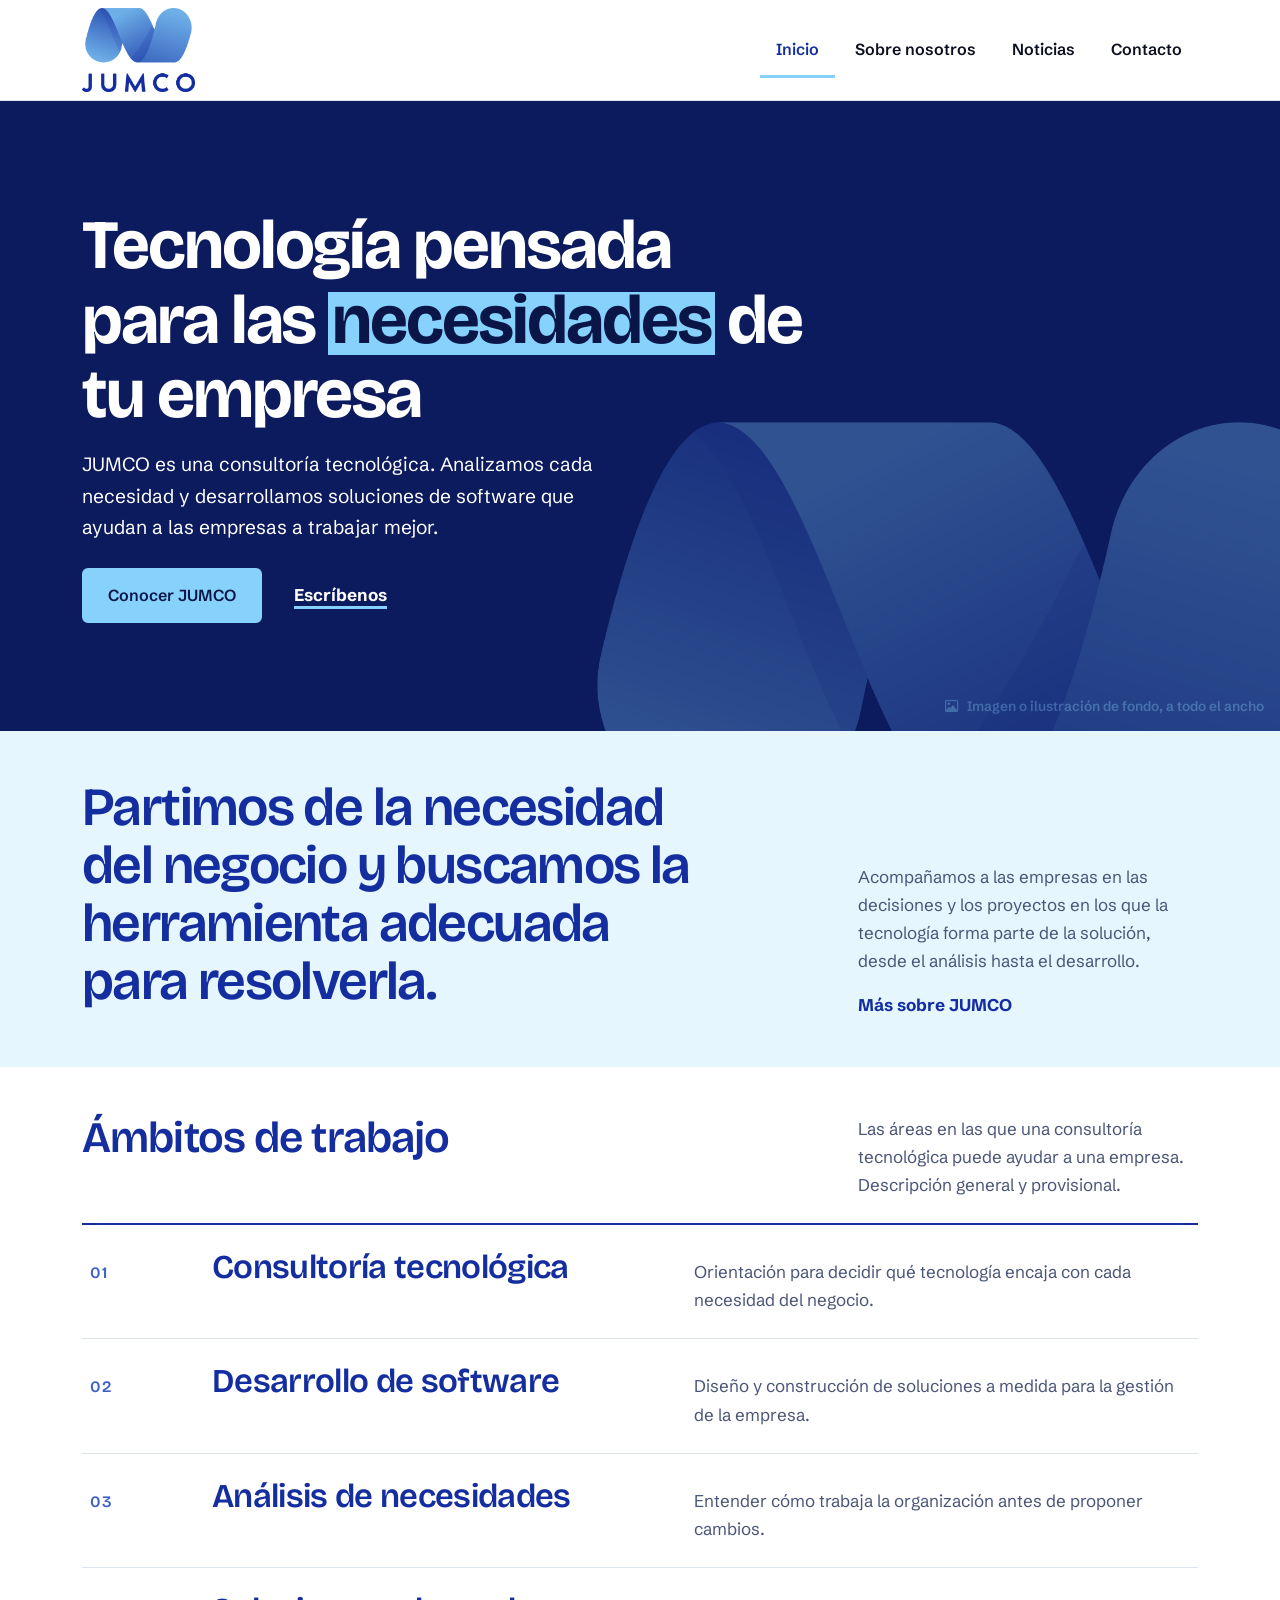
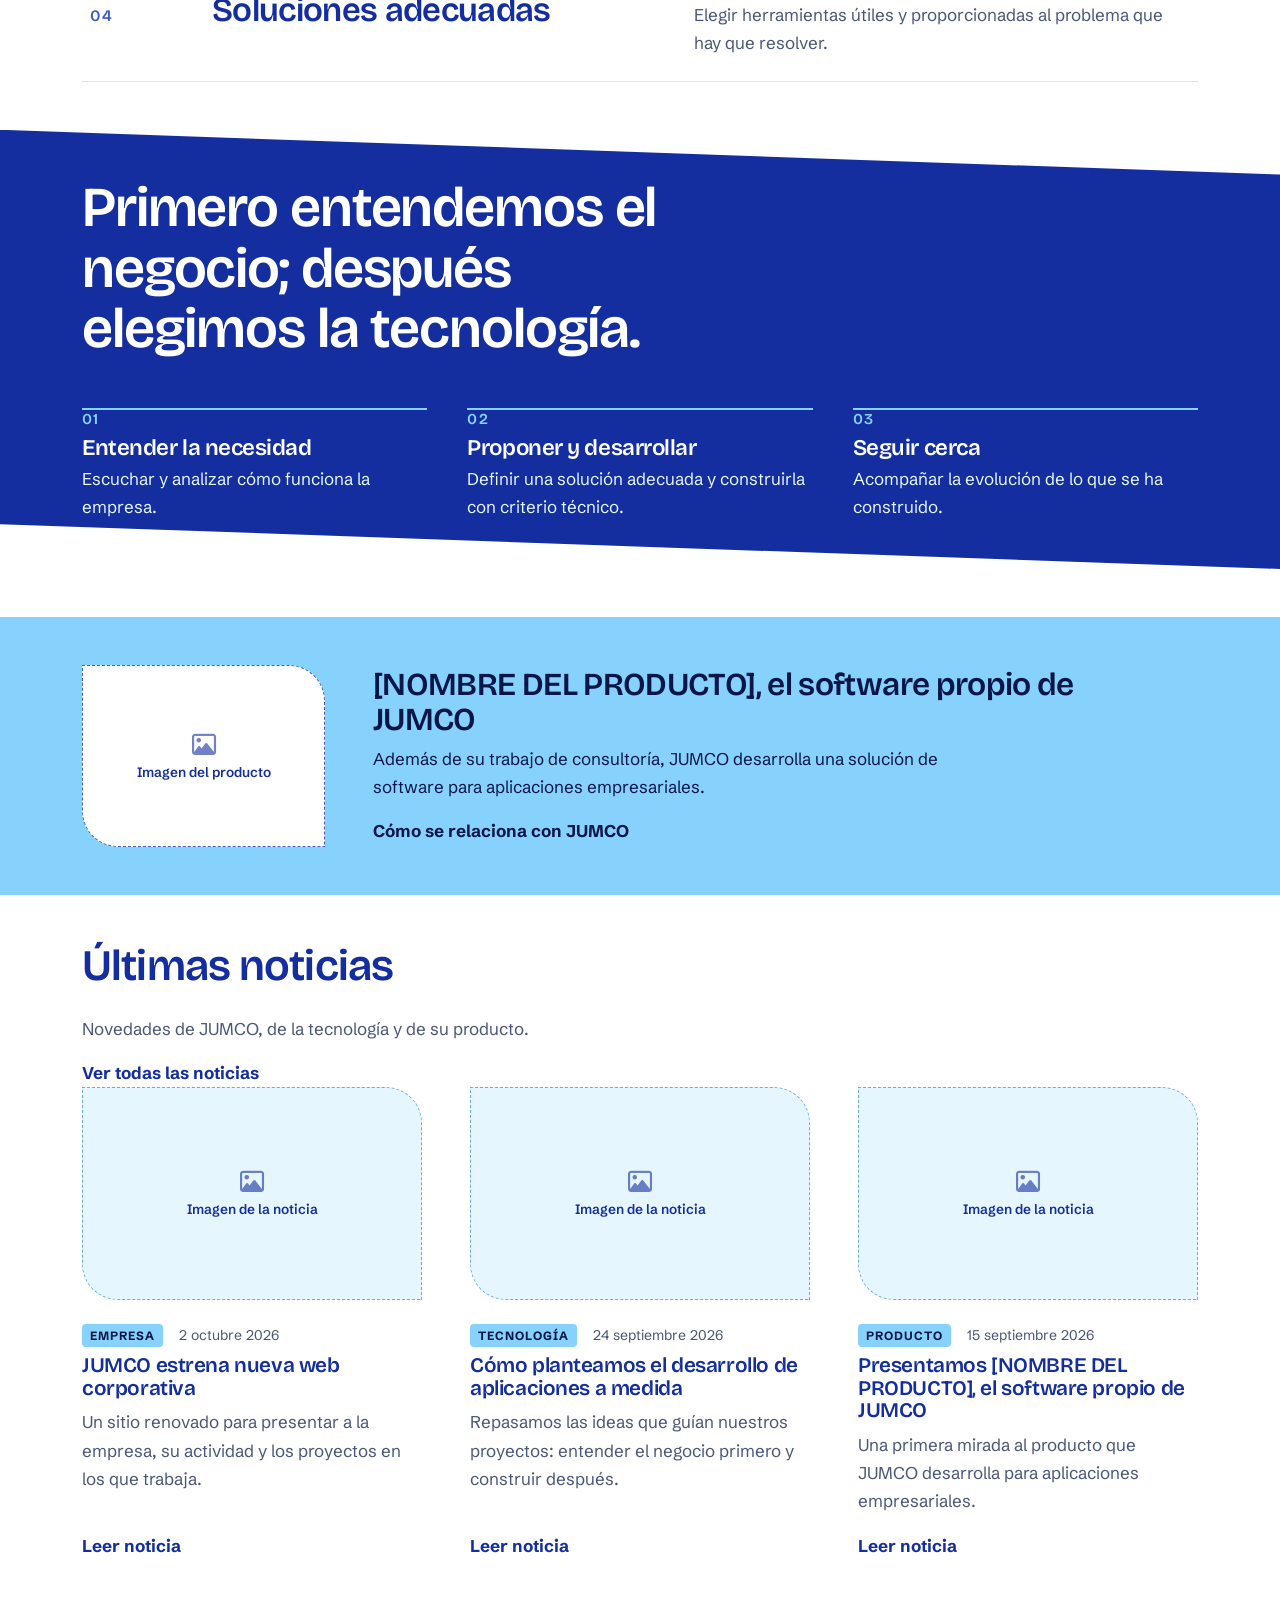
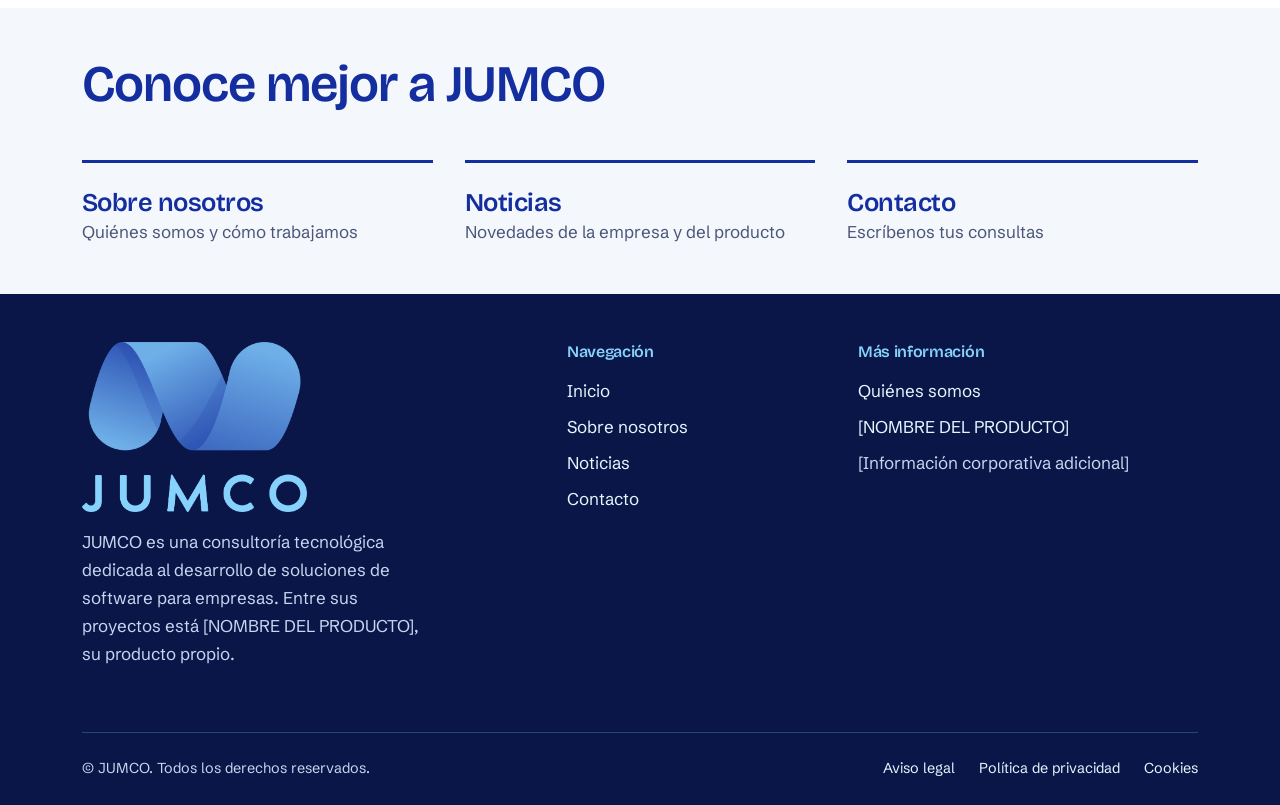
<file: ui_kits/web/index-ambitos-numerados.html>
<!-- @dsCard group="Web JUMCO" viewport="1280x900" name="Web · Inicio (ámbitos numerados)" subtitle="Variante: ámbitos de trabajo en lista numerada" -->
<!doctype html>
<html lang="es">
  <head>
    <meta charset="utf-8" />
    <meta name="viewport" content="width=device-width, initial-scale=1" />
    <title>JUMCO · Consultoría tecnológica</title>
    <link rel="stylesheet" href="../../styles.css" />
    <link
      href="https://cdn.jsdelivr.net/npm/bootstrap@5.3.3/dist/css/bootstrap.min.css"
      rel="stylesheet"
    />
    <link
      rel="stylesheet"
      href="https://cdnjs.cloudflare.com/ajax/libs/font-awesome/6.5.2/css/all.min.css"
    />
    <link rel="stylesheet" href="css/layout_general.css" />
    <link rel="stylesheet" href="css/banda_noticias.css" />
    <link rel="stylesheet" href="css/index.css" />
  </head>
  <body>
    <header class="cabecera_general">
      <nav class="navbar navbar-expand-lg py-2">
        <div class="container">
          <a
            class="navbar-brand cabecera_marca p-0 me-4"
            href="index.html"
            aria-label="JUMCO, inicio"
            ><img
              class="logo_marca"
              src="../../assets/logo_jumco.png"
              alt="JUMCO" /></a
          ><button
            class="navbar-toggler cabecera_toggler py-2 px-3"
            type="button"
            data-bs-toggle="collapse"
            data-bs-target="#menu_principal"
            aria-controls="menu_principal"
            aria-expanded="false"
            aria-label="Abrir menú"
          >
            <i class="fa-solid fa-bars"></i>
          </button>
          <div class="collapse navbar-collapse" id="menu_principal">
            <ul class="navbar-nav ms-auto cabecera_menu py-3 py-lg-0">
              <li class="nav-item">
                <a
                  class="nav-link activo py-3 px-3"
                  href="index.html"
                  aria-current="page"
                  >Inicio</a
                >
              </li>
              <li class="nav-item">
                <a class="nav-link py-3 px-3" href="sobre-nosotros.html"
                  >Sobre nosotros</a
                >
              </li>
              <li class="nav-item">
                <a class="nav-link py-3 px-3" href="noticias.html">Noticias</a>
              </li>
              <li class="nav-item">
                <a class="nav-link py-3 px-3" href="contacto.html">Contacto</a>
              </li>
            </ul>
          </div>
        </div>
      </nav>
    </header>
    <main>
      <section class="banda_hero banda_hero_fondo p-0">
        <div
          class="hero_fondo"
          role="img"
          aria-label="Imagen de fondo decorativa"
        >
          <span class="hero_fondo_etiqueta"
            ><i class="fa-regular fa-image"></i> Imagen o ilustración de fondo,
            a todo el ancho</span
          >
        </div>
        <div class="hero_velo"></div>
        <img
          class="hero_cinta"
          src="../../assets/ola.png"
          alt=""
          aria-hidden="true"
        />
        <div class="container hero_fondo_contenido py-5">
          <div class="row">
            <div class="col-lg-8 hero_contenido">
              <h1 class="hero_titulo mb-3">
                Tecnología pensada para las
                <span class="hero_resalte px-1 mx-n1" style="border-radius: 6px"
                  >necesidades</span
                >
                de tu empresa
              </h1>
              <p class="hero_texto mb-4">
                JUMCO es una consultoría tecnológica. Analizamos cada necesidad
                y desarrollamos soluciones de software que ayudan a las empresas
                a trabajar mejor.
              </p>
              <div class="hero_acciones">
                <a class="boton_claro py-3 px-4" href="sobre-nosotros.html"
                  >Conocer JUMCO</a
                ><a class="enlace_claro" href="contacto.html">Escríbenos</a>
              </div>
            </div>
          </div>
        </div>
      </section>
      <section class="banda_actividad py-5">
        <div class="container">
          <div class="row g-5">
            <div class="col-lg-7">
              <h2 class="actividad_enunciado">
                Partimos de la necesidad del negocio y buscamos la herramienta
                adecuada para resolverla.
              </h2>
            </div>
            <div
              class="col-lg-4 offset-lg-1 align-self-end actividad_presentacion"
            >
              <p>
                Acompañamos a las empresas en las decisiones y los proyectos en
                los que la tecnología forma parte de la solución, desde el
                análisis hasta el desarrollo.
              </p>
              <a class="enlace_texto" href="sobre-nosotros.html"
                >Más sobre JUMCO</a
              >
            </div>
          </div>
        </div>
      </section>
      <section class="banda_ambitos py-5">
        <div class="container">
          <div class="row g-5 ambitos_cabecera mb-4">
            <div class="col-lg-7">
              <h2 class="titulo_banda mb-4">Ámbitos de trabajo</h2>
            </div>
            <div class="col-lg-4 offset-lg-1">
              <p class="ambitos_intro m-0">
                Las áreas en las que una consultoría tecnológica puede ayudar a
                una empresa. Descripción general y provisional.
              </p>
            </div>
          </div>
          <ol class="ambitos_lista list-unstyled m-0 p-0">
            <li class="ambito_item py-4 px-2">
              <span class="ambito_numero">01</span>
              <h3 class="ambito_titulo m-0">Consultoría tecnológica</h3>
              <p class="ambito_texto m-0">
                Orientación para decidir qué tecnología encaja con cada
                necesidad del negocio.
              </p>
            </li>
            <li class="ambito_item py-4 px-2">
              <span class="ambito_numero">02</span>
              <h3 class="ambito_titulo m-0">Desarrollo de software</h3>
              <p class="ambito_texto m-0">
                Diseño y construcción de soluciones a medida para la gestión de
                la empresa.
              </p>
            </li>
            <li class="ambito_item py-4 px-2">
              <span class="ambito_numero">03</span>
              <h3 class="ambito_titulo m-0">Análisis de necesidades</h3>
              <p class="ambito_texto m-0">
                Entender cómo trabaja la organización antes de proponer cambios.
              </p>
            </li>
            <li class="ambito_item py-4 px-2">
              <span class="ambito_numero">04</span>
              <h3 class="ambito_titulo m-0">Soluciones adecuadas</h3>
              <p class="ambito_texto m-0">
                Elegir herramientas útiles y proporcionadas al problema que hay
                que resolver.
              </p>
            </li>
          </ol>
        </div>
      </section>
      <section class="banda_teaser my-n5 py-5">
        <div class="container">
          <h2 class="teaser_titulo mb-5">
            Primero entendemos el negocio; después elegimos la tecnología.
          </h2>
          <ol class="teaser_pasos list-unstyled m-0 p-0">
            <li class="teaser_paso">
              <span class="teaser_numero mb-2">01</span>
              <h3 class="mb-1">Entender la necesidad</h3>
              <p class="m-0">Escuchar y analizar cómo funciona la empresa.</p>
            </li>
            <li class="teaser_paso">
              <span class="teaser_numero mb-2">02</span>
              <h3 class="mb-1">Proponer y desarrollar</h3>
              <p class="m-0">
                Definir una solución adecuada y construirla con criterio
                técnico.
              </p>
            </li>
            <li class="teaser_paso">
              <span class="teaser_numero mb-2">03</span>
              <h3 class="mb-1">Seguir cerca</h3>
              <p class="m-0">
                Acompañar la evolución de lo que se ha construido.
              </p>
            </li>
          </ol>
        </div>
      </section>
      <section class="banda_producto py-5 mt-5">
        <div class="container">
          <div class="row align-items-center g-4 g-lg-5">
            <div class="col-md-4 col-lg-3">
              <div class="imagen_placeholder imagen_4_3 forma_lobulo p-3">
                <i class="fa-regular fa-image"></i
                ><span>Imagen del producto</span>
              </div>
            </div>
            <div class="col-md-8 col-lg-8 producto_presentacion">
              <h2 class="mb-2">
                [NOMBRE DEL PRODUCTO], el software propio de JUMCO
              </h2>
              <p>
                Además de su trabajo de consultoría, JUMCO desarrolla una
                solución de software para aplicaciones empresariales.
              </p>
              <a class="enlace_texto" href="sobre-nosotros.html#producto"
                >Cómo se relaciona con JUMCO</a
              >
            </div>
          </div>
        </div>
      </section>
      <section class="banda_noticias py-5">
        <div class="container">
          <div class="noticias_cabecera">
            <div>
              <h2 class="titulo_banda mb-4">Últimas noticias</h2>
              <p class="noticias_intro">
                Novedades de JUMCO, de la tecnología y de su producto.
              </p>
            </div>
            <a class="enlace_texto" href="noticias.html"
              >Ver todas las noticias</a
            >
          </div>
          <div class="row g-5">
            <div class="col-md-6 col-lg-4">
              <article class="noticia">
                <a
                  class="noticia_imagen_enlace mb-4"
                  href="#"
                  tabindex="-1"
                  aria-hidden="true"
                  ><div class="imagen_placeholder imagen_16_10 p-3">
                    <i class="fa-regular fa-image"></i
                    ><span>Imagen de la noticia</span>
                  </div></a
                >
                <div class="noticia_cuerpo">
                  <p class="noticia_meta mb-2">
                    <span class="noticia_categoria d-inline-block py-1 px-2"
                      >Empresa</span
                    ><time datetime="2026-10-02">2 octubre 2026</time>
                  </p>
                  <h3 class="noticia_titulo mb-2">
                    <a href="#">JUMCO estrena nueva web corporativa</a>
                  </h3>
                  <p class="noticia_resumen mb-3">
                    Un sitio renovado para presentar a la empresa, su actividad
                    y los proyectos en los que trabaja.
                  </p>
                  <a class="enlace_texto mt-auto" href="#">Leer noticia</a>
                </div>
              </article>
            </div>
            <div class="col-md-6 col-lg-4">
              <article class="noticia">
                <a
                  class="noticia_imagen_enlace mb-4"
                  href="#"
                  tabindex="-1"
                  aria-hidden="true"
                  ><div class="imagen_placeholder imagen_16_10 p-3">
                    <i class="fa-regular fa-image"></i
                    ><span>Imagen de la noticia</span>
                  </div></a
                >
                <div class="noticia_cuerpo">
                  <p class="noticia_meta mb-2">
                    <span class="noticia_categoria d-inline-block py-1 px-2"
                      >Tecnología</span
                    ><time datetime="2026-09-24">24 septiembre 2026</time>
                  </p>
                  <h3 class="noticia_titulo mb-2">
                    <a href="#"
                      >Cómo planteamos el desarrollo de aplicaciones a medida</a
                    >
                  </h3>
                  <p class="noticia_resumen mb-3">
                    Repasamos las ideas que guían nuestros proyectos: entender
                    el negocio primero y construir después.
                  </p>
                  <a class="enlace_texto mt-auto" href="#">Leer noticia</a>
                </div>
              </article>
            </div>
            <div class="col-md-6 col-lg-4">
              <article class="noticia">
                <a
                  class="noticia_imagen_enlace mb-4"
                  href="#"
                  tabindex="-1"
                  aria-hidden="true"
                  ><div class="imagen_placeholder imagen_16_10 p-3">
                    <i class="fa-regular fa-image"></i
                    ><span>Imagen de la noticia</span>
                  </div></a
                >
                <div class="noticia_cuerpo">
                  <p class="noticia_meta mb-2">
                    <span class="noticia_categoria d-inline-block py-1 px-2"
                      >Producto</span
                    ><time datetime="2026-09-15">15 septiembre 2026</time>
                  </p>
                  <h3 class="noticia_titulo mb-2">
                    <a href="#"
                      >Presentamos [NOMBRE DEL PRODUCTO], el software propio de
                      JUMCO</a
                    >
                  </h3>
                  <p class="noticia_resumen mb-3">
                    Una primera mirada al producto que JUMCO desarrolla para
                    aplicaciones empresariales.
                  </p>
                  <a class="enlace_texto mt-auto" href="#">Leer noticia</a>
                </div>
              </article>
            </div>
          </div>
        </div>
      </section>
      <section class="banda_cierre py-5">
        <div class="container">
          <h2 class="cierre_titulo mb-5">Conoce mejor a JUMCO</h2>
          <div class="cierre_destinos">
            <a class="cierre_destino pt-4" href="sobre-nosotros.html"
              ><strong>Sobre nosotros</strong
              ><span>Quiénes somos y cómo trabajamos</span></a
            ><a class="cierre_destino pt-4" href="noticias.html"
              ><strong>Noticias</strong
              ><span>Novedades de la empresa y del producto</span></a
            ><a class="cierre_destino pt-4" href="contacto.html"
              ><strong>Contacto</strong><span>Escríbenos tus consultas</span></a
            >
          </div>
        </div>
      </section>
    </main>
    <footer class="pie_general pt-5 pb-4">
      <div class="container">
        <div class="row g-5">
          <div class="col-lg-4">
            <img
              class="logo_marca_pie ms-n2"
              src="../../assets/logo_jumco_negro.png"
              alt="JUMCO"
            />
            <p class="pie_texto mt-3">
              JUMCO es una consultoría tecnológica dedicada al desarrollo de
              soluciones de software para empresas. Entre sus proyectos está
              [NOMBRE DEL PRODUCTO], su producto propio.
            </p>
          </div>
          <div class="col-6 col-lg-3 offset-lg-1">
            <h2 class="pie_titulo mb-3">Navegación</h2>
            <ul class="pie_lista list-unstyled m-0 p-0">
              <li><a href="index.html">Inicio</a></li>
              <li><a href="sobre-nosotros.html">Sobre nosotros</a></li>
              <li><a href="noticias.html">Noticias</a></li>
              <li><a href="contacto.html">Contacto</a></li>
            </ul>
          </div>
          <div class="col-6 col-lg-4">
            <h2 class="pie_titulo mb-3">Más información</h2>
            <ul class="pie_lista list-unstyled m-0 p-0">
              <li><a href="sobre-nosotros.html">Quiénes somos</a></li>
              <li>
                <a href="sobre-nosotros.html#producto">[NOMBRE DEL PRODUCTO]</a>
              </li>
              <li>[Información corporativa adicional]</li>
            </ul>
          </div>
        </div>
        <div class="pie_legal mt-5 pt-4">
          <span>© JUMCO. Todos los derechos reservados.</span>
          <ul class="pie_legal_enlaces list-unstyled m-0 p-0">
            <li><a href="#">Aviso legal</a></li>
            <li><a href="#">Política de privacidad</a></li>
            <li><a href="#">Cookies</a></li>
          </ul>
        </div>
      </div>
    </footer>
    <script src="https://cdn.jsdelivr.net/npm/bootstrap@5.3.3/dist/js/bootstrap.bundle.min.js"></script>
  </body>
</html>
</file>
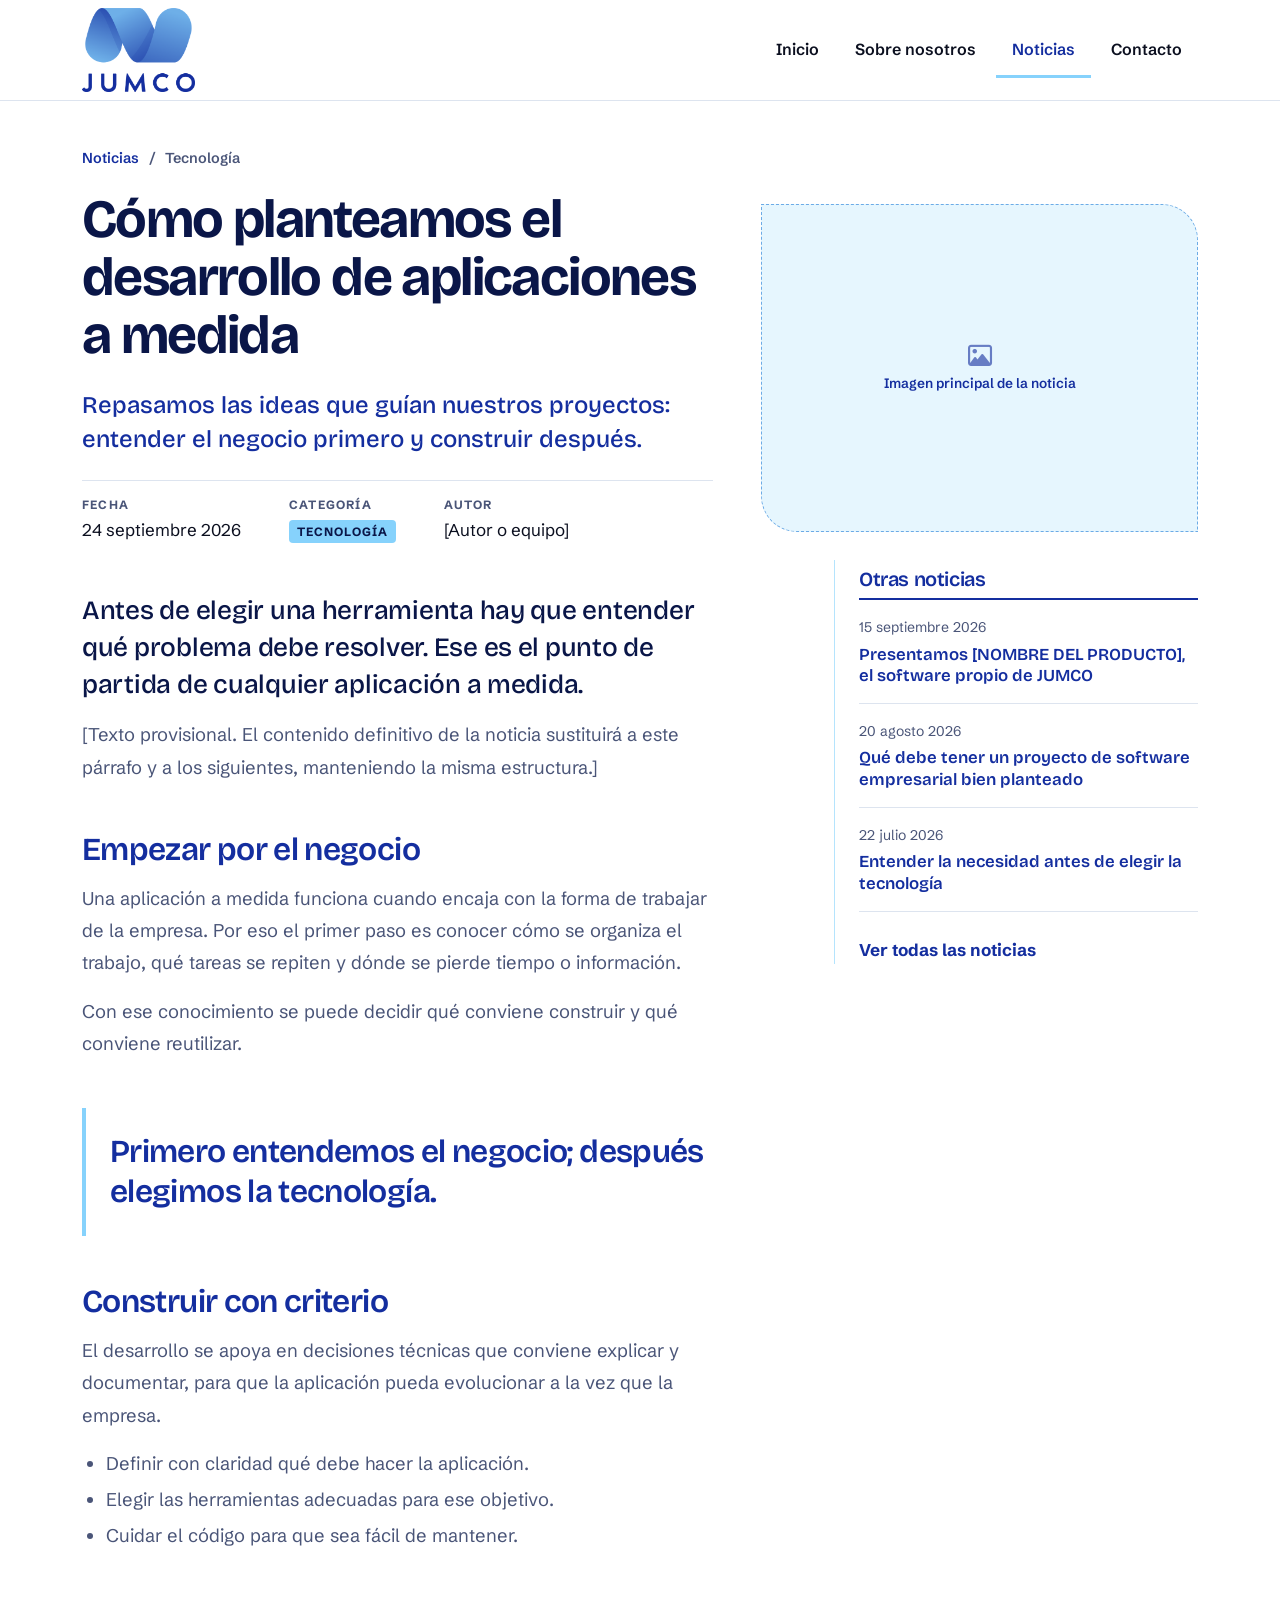
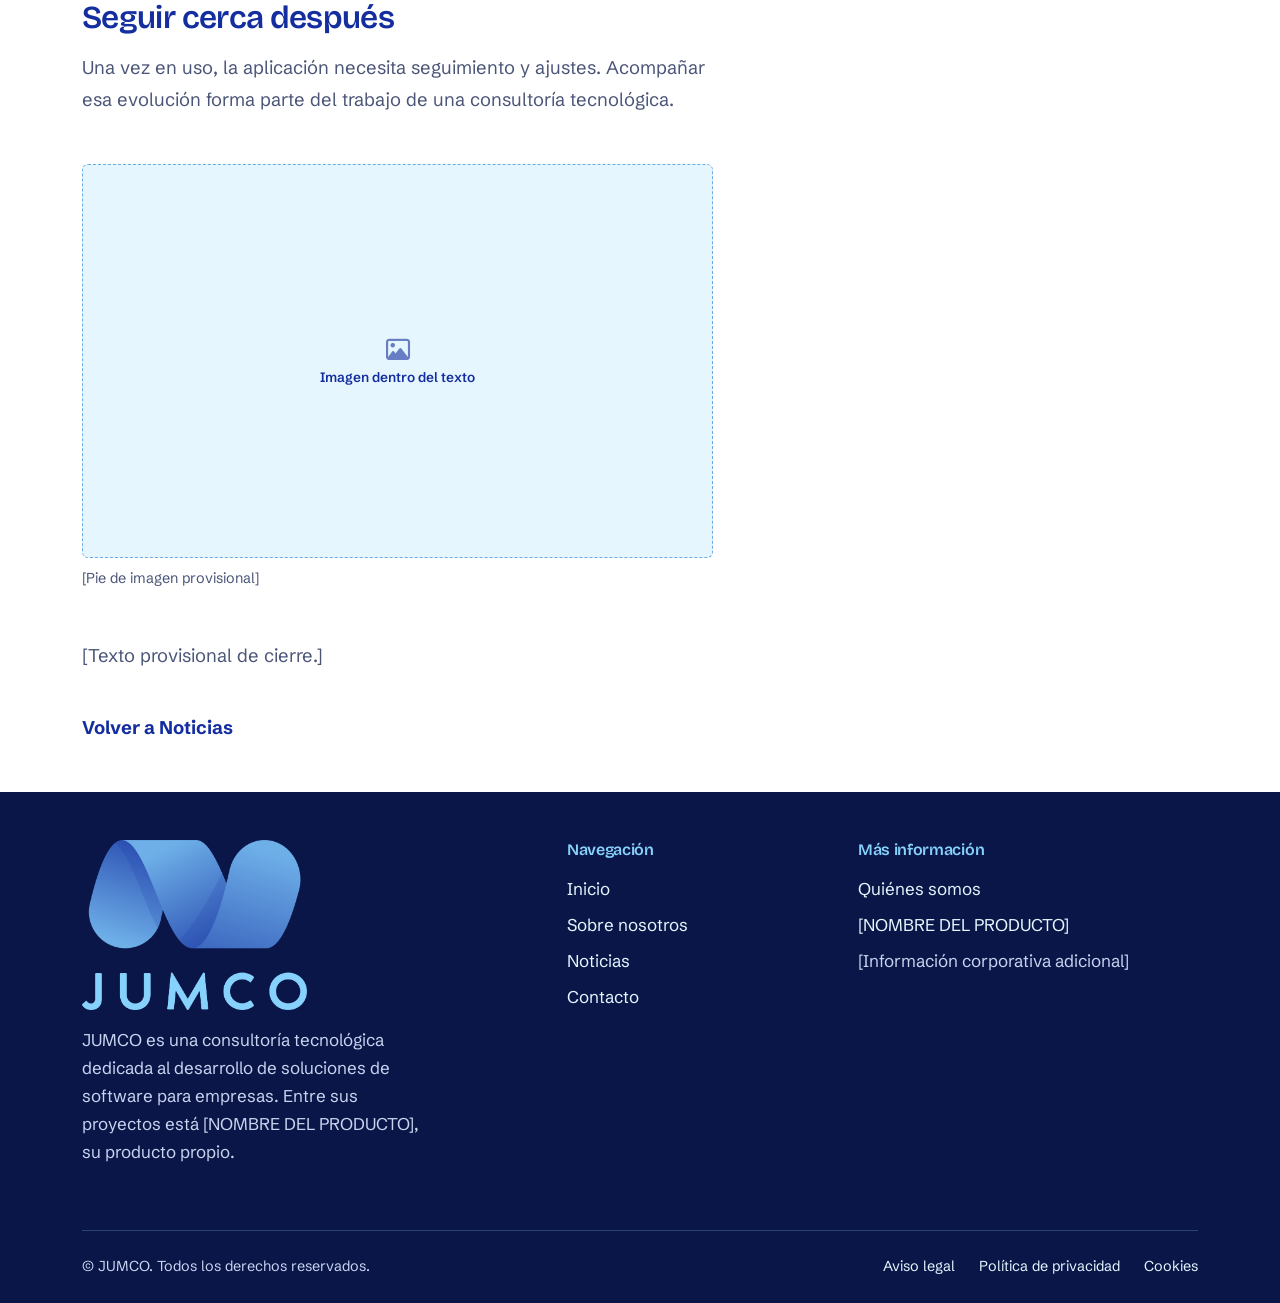
<file: ui_kits/web/noticia.html>
<!doctype html>
<html lang="es">
  <head>
    <meta charset="utf-8" />
    <meta name="viewport" content="width=device-width, initial-scale=1" />
    <title>
      Cómo planteamos el desarrollo de aplicaciones a medida · Noticias · JUMCO
    </title>
    <link rel="stylesheet" href="../../styles.css" />
    <link
      href="https://cdn.jsdelivr.net/npm/bootstrap@5.3.3/dist/css/bootstrap.min.css"
      rel="stylesheet"
    />
    <link
      rel="stylesheet"
      href="https://cdnjs.cloudflare.com/ajax/libs/font-awesome/6.5.2/css/all.min.css"
    />
    <link rel="stylesheet" href="css/layout_general.css" />
    <link rel="stylesheet" href="css/banda_noticias.css" />
    <link rel="stylesheet" href="css/interior.css" />
    <link rel="stylesheet" href="css/noticia.css" />
    <template id="__bundler_thumbnail" data-bg-color="#142e9f"
      ><svg viewBox="0 0 1200 800" xmlns="http://www.w3.org/2000/svg">
        <text
          x="600"
          y="470"
          text-anchor="middle"
          font-family="sans-serif"
          font-weight="700"
          font-size="220"
          letter-spacing="30"
          fill="#86d2fc"
        >
          JUMCO
        </text>
      </svg></template
    >
  </head>
  <body>
    <header class="cabecera_general">
      <nav class="navbar navbar-expand-lg py-2">
        <div class="container">
          <a
            class="navbar-brand cabecera_marca p-0 me-4"
            href="index.html"
            aria-label="JUMCO, inicio"
            ><img
              class="logo_marca"
              src="../../assets/logo_jumco.png"
              alt="JUMCO" /></a
          ><button
            class="navbar-toggler cabecera_toggler py-2 px-3"
            type="button"
            data-bs-toggle="collapse"
            data-bs-target="#menu_principal"
            aria-controls="menu_principal"
            aria-expanded="false"
            aria-label="Abrir menú"
          >
            <i class="fa-solid fa-bars"></i>
          </button>
          <div class="collapse navbar-collapse" id="menu_principal">
            <ul class="navbar-nav ms-auto cabecera_menu py-3 py-lg-0">
              <li class="nav-item">
                <a class="nav-link py-3 px-3" href="index.html">Inicio</a>
              </li>
              <li class="nav-item">
                <a class="nav-link py-3 px-3" href="sobre-nosotros.html"
                  >Sobre nosotros</a
                >
              </li>
              <li class="nav-item">
                <a
                  class="nav-link activo py-3 px-3"
                  href="noticias.html"
                  aria-current="page"
                  >Noticias</a
                >
              </li>
              <li class="nav-item">
                <a class="nav-link py-3 px-3" href="contacto.html">Contacto</a>
              </li>
            </ul>
          </div>
        </div>
      </nav>
    </header>
    <main>
      <section class="banda_noticia_cabecera pt-5 pb-5">
        <div class="container">
          <nav class="noticia_migas mb-4" aria-label="Ruta de navegación">
            <a href="noticias.html">Noticias</a><span aria-hidden="true">/</span
            ><span aria-current="page">Tecnología</span>
          </nav>
          <div class="row g-5 align-items-center">
            <div class="col-lg-7">
              <h1 class="noticia_ficha_titulo mb-4">
                Cómo planteamos el desarrollo de aplicaciones a medida
              </h1>
              <p class="noticia_ficha_entradilla m-0">
                Repasamos las ideas que guían nuestros proyectos: entender el
                negocio primero y construir después.
              </p>
              <dl
                class="noticia_datos mt-4 pt-3 mb-0"
                aria-label="Datos de la noticia"
              >
                <div>
                  <dt class="mb-1">Fecha</dt>
                  <dd class="m-0">
                    <time datetime="2026-09-24">24 septiembre 2026</time>
                  </dd>
                </div>
                <div>
                  <dt class="mb-1">Categoría</dt>
                  <dd class="m-0">
                    <span class="noticia_categoria d-inline-block py-1 px-2"
                      >Tecnología</span
                    >
                  </dd>
                </div>
                <div>
                  <dt class="mb-1">Autor</dt>
                  <dd class="m-0">[Autor o equipo]</dd>
                </div>
              </dl>
            </div>
            <div class="col-lg-5">
              <div
                class="imagen_placeholder imagen_4_3 forma_lobulo p-3 ms-lg-auto"
              >
                <i class="fa-regular fa-image"></i
                ><span>Imagen principal de la noticia</span>
              </div>
            </div>
          </div>
        </div>
      </section>
      <section class="banda_noticia_cuerpo pb-5">
        <div class="container">
          <div class="row g-5">
            <article class="col-lg-7 noticia_texto">
              <p class="noticia_destacado mb-3">
                Antes de elegir una herramienta hay que entender qué problema
                debe resolver. Ese es el punto de partida de cualquier
                aplicación a medida.
              </p>
              <p class="mb-3">
                [Texto provisional. El contenido definitivo de la noticia
                sustituirá a este párrafo y a los siguientes, manteniendo la
                misma estructura.]
              </p>
              <h2 class="mt-5 mb-3">Empezar por el negocio</h2>
              <p class="mb-3">
                Una aplicación a medida funciona cuando encaja con la forma de
                trabajar de la empresa. Por eso el primer paso es conocer cómo
                se organiza el trabajo, qué tareas se repiten y dónde se pierde
                tiempo o información.
              </p>
              <p class="mb-3">
                Con ese conocimiento se puede decidir qué conviene construir y
                qué conviene reutilizar.
              </p>
              <blockquote class="noticia_cita my-5 py-4 ps-4">
                <p class="m-0">
                  Primero entendemos el negocio; después elegimos la tecnología.
                </p>
              </blockquote>
              <h2 class="mt-5 mb-3">Construir con criterio</h2>
              <p class="mb-3">
                El desarrollo se apoya en decisiones técnicas que conviene
                explicar y documentar, para que la aplicación pueda evolucionar
                a la vez que la empresa.
              </p>
              <ul class="ps-4 mb-4">
                <li class="mb-1">
                  Definir con claridad qué debe hacer la aplicación.
                </li>
                <li class="mb-1">
                  Elegir las herramientas adecuadas para ese objetivo.
                </li>
                <li class="mb-1">
                  Cuidar el código para que sea fácil de mantener.
                </li>
              </ul>
              <h2 class="mt-5 mb-3">Seguir cerca después</h2>
              <p class="mb-3">
                Una vez en uso, la aplicación necesita seguimiento y ajustes.
                Acompañar esa evolución forma parte del trabajo de una
                consultoría tecnológica.
              </p>
              <figure class="noticia_figura my-5">
                <div class="imagen_placeholder imagen_16_10 p-3">
                  <i class="fa-regular fa-image"></i
                  ><span>Imagen dentro del texto</span>
                </div>
                <figcaption class="mt-2">
                  [Pie de imagen provisional]
                </figcaption>
              </figure>
              <p class="mb-3">[Texto provisional de cierre.]</p>
              <a class="enlace_texto mt-4" href="noticias.html"
                >Volver a Noticias</a
              >
            </article>
            <aside
              class="col-lg-4 offset-lg-1 noticia_laterales pt-2 mt-3 ps-lg-4"
              aria-labelledby="otras_lateral"
            >
              <h2 class="noticia_laterales_titulo pb-2 mb-0" id="otras_lateral">
                Otras noticias
              </h2>
              <ul class="noticia_laterales_lista list-unstyled m-0 mb-4 p-0">
                <li class="py-3">
                  <time datetime="2026-09-15">15 septiembre 2026</time
                  ><a href="noticia.html"
                    >Presentamos [NOMBRE DEL PRODUCTO], el software propio de
                    JUMCO</a
                  >
                </li>
                <li class="py-3">
                  <time datetime="2026-08-20">20 agosto 2026</time
                  ><a href="noticia.html"
                    >Qué debe tener un proyecto de software empresarial bien
                    planteado</a
                  >
                </li>
                <li class="py-3">
                  <time datetime="2026-07-22">22 julio 2026</time
                  ><a href="noticia.html"
                    >Entender la necesidad antes de elegir la tecnología</a
                  >
                </li>
              </ul>
              <a class="enlace_texto mt-4" href="noticias.html"
                >Ver todas las noticias</a
              >
            </aside>
          </div>
        </div>
      </section>
    </main>
    <footer class="pie_general pt-5 pb-4">
      <div class="container">
        <div class="row g-5">
          <div class="col-lg-4">
            <img
              class="logo_marca_pie ms-n2"
              src="../../assets/logo_jumco_negro.png"
              alt="JUMCO"
            />
            <p class="pie_texto mt-3">
              JUMCO es una consultoría tecnológica dedicada al desarrollo de
              soluciones de software para empresas. Entre sus proyectos está
              [NOMBRE DEL PRODUCTO], su producto propio.
            </p>
          </div>
          <div class="col-6 col-lg-3 offset-lg-1">
            <h2 class="pie_titulo mb-3">Navegación</h2>
            <ul class="pie_lista list-unstyled m-0 p-0">
              <li><a href="index.html">Inicio</a></li>
              <li><a href="sobre-nosotros.html">Sobre nosotros</a></li>
              <li><a href="noticias.html">Noticias</a></li>
              <li><a href="contacto.html">Contacto</a></li>
            </ul>
          </div>
          <div class="col-6 col-lg-4">
            <h2 class="pie_titulo mb-3">Más información</h2>
            <ul class="pie_lista list-unstyled m-0 p-0">
              <li><a href="sobre-nosotros.html">Quiénes somos</a></li>
              <li>
                <a href="sobre-nosotros.html#producto">[NOMBRE DEL PRODUCTO]</a>
              </li>
              <li>[Información corporativa adicional]</li>
            </ul>
          </div>
        </div>
        <div class="pie_legal mt-5 pt-4">
          <span>© JUMCO. Todos los derechos reservados.</span>
          <ul class="pie_legal_enlaces list-unstyled m-0 p-0">
            <li><a href="#">Aviso legal</a></li>
            <li><a href="#">Política de privacidad</a></li>
            <li><a href="#">Cookies</a></li>
          </ul>
        </div>
      </div>
    </footer>
    <script src="https://cdn.jsdelivr.net/npm/bootstrap@5.3.3/dist/js/bootstrap.bundle.min.js"></script>
  </body>
</html>
</file>
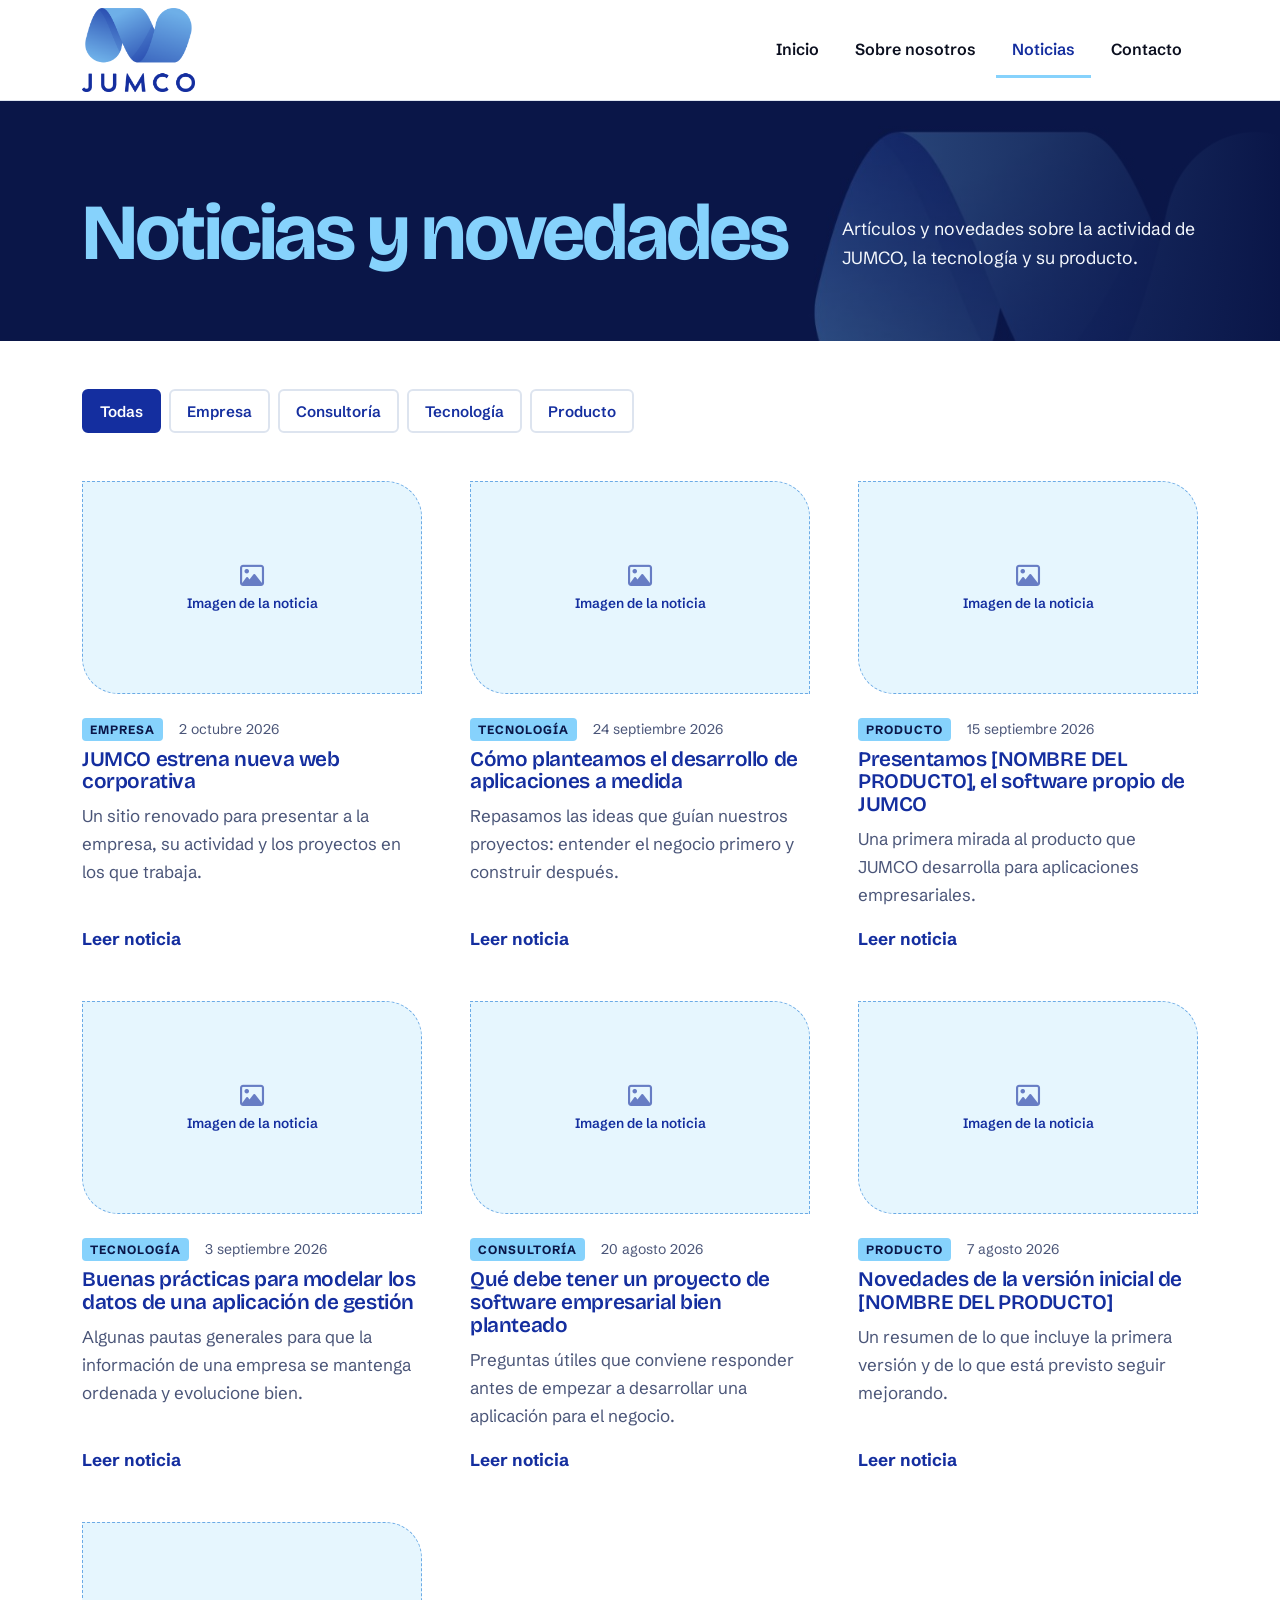
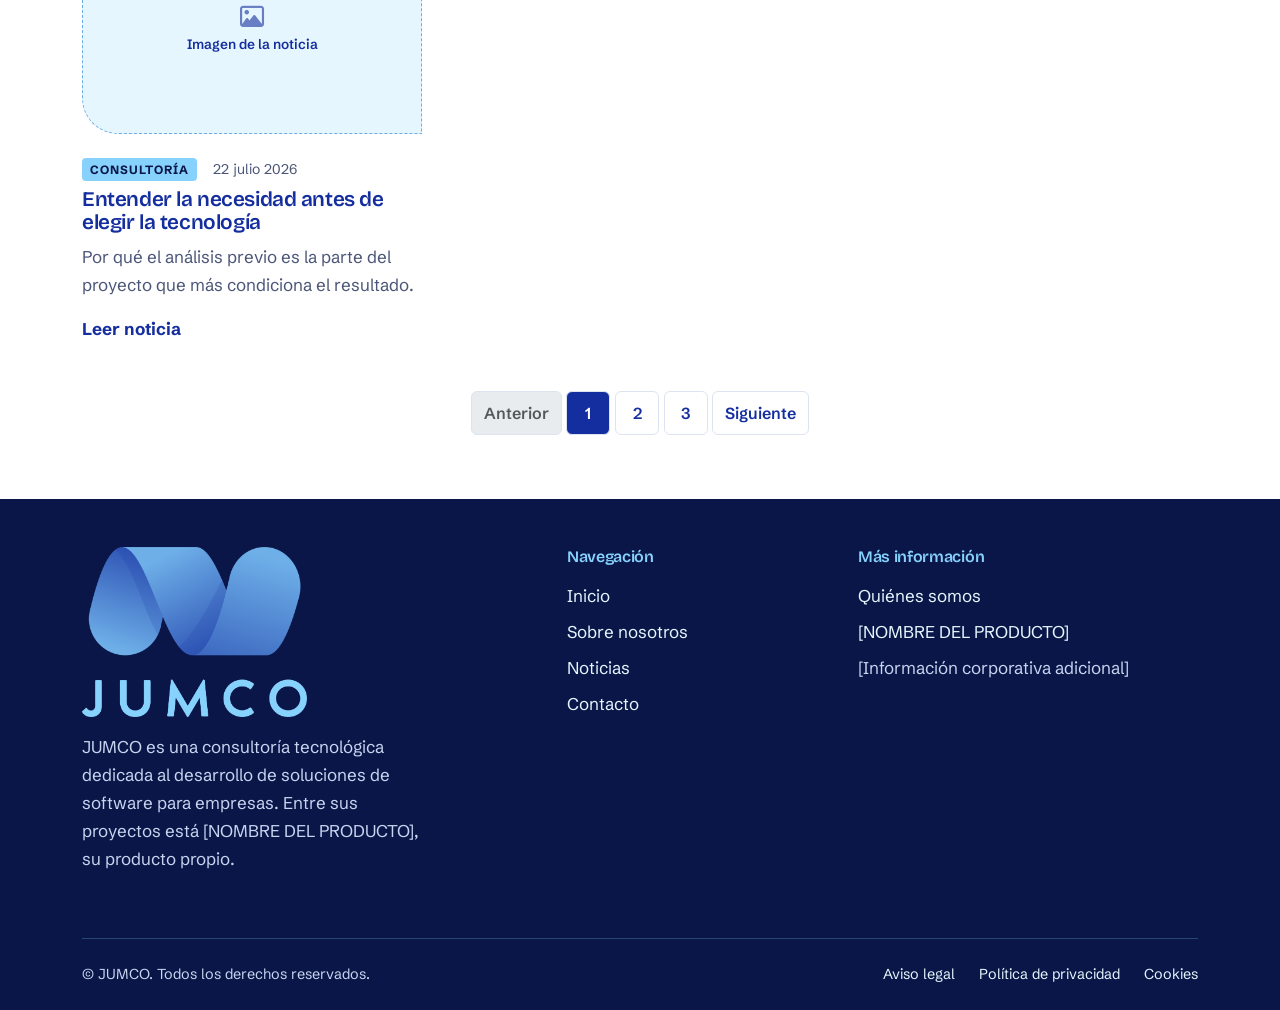
<file: ui_kits/web/noticias.html>
<!doctype html>
<html lang="es">
  <head>
    <meta charset="utf-8" />
    <meta name="viewport" content="width=device-width, initial-scale=1" />
    <title>Noticias · JUMCO</title>
    <link rel="stylesheet" href="../../styles.css" />
    <link
      href="https://cdn.jsdelivr.net/npm/bootstrap@5.3.3/dist/css/bootstrap.min.css"
      rel="stylesheet"
    />
    <link
      rel="stylesheet"
      href="https://cdnjs.cloudflare.com/ajax/libs/font-awesome/6.5.2/css/all.min.css"
    />
    <link rel="stylesheet" href="css/layout_general.css" />
    <link rel="stylesheet" href="css/banda_noticias.css" />
    <link rel="stylesheet" href="css/interior.css" />
  </head>
  <body>
    <header class="cabecera_general">
      <nav class="navbar navbar-expand-lg py-2">
        <div class="container">
          <a
            class="navbar-brand cabecera_marca p-0 me-4"
            href="index.html"
            aria-label="JUMCO, inicio"
            ><img
              class="logo_marca"
              src="../../assets/logo_jumco.png"
              alt="JUMCO" /></a
          ><button
            class="navbar-toggler cabecera_toggler py-2 px-3"
            type="button"
            data-bs-toggle="collapse"
            data-bs-target="#menu_principal"
            aria-controls="menu_principal"
            aria-expanded="false"
            aria-label="Abrir menú"
          >
            <i class="fa-solid fa-bars"></i>
          </button>
          <div class="collapse navbar-collapse" id="menu_principal">
            <ul class="navbar-nav ms-auto cabecera_menu py-3 py-lg-0">
              <li class="nav-item">
                <a class="nav-link py-3 px-3" href="index.html">Inicio</a>
              </li>
              <li class="nav-item">
                <a class="nav-link py-3 px-3" href="sobre-nosotros.html"
                  >Sobre nosotros</a
                >
              </li>
              <li class="nav-item">
                <a
                  class="nav-link activo py-3 px-3"
                  href="noticias.html"
                  aria-current="page"
                  >Noticias</a
                >
              </li>
              <li class="nav-item">
                <a class="nav-link py-3 px-3" href="contacto.html">Contacto</a>
              </li>
            </ul>
          </div>
        </div>
      </nav>
    </header>
    <main>
      <section class="banda_cabecera_interior pt-5 pb-4">
        <div class="overlay" aria-hidden="true"></div>
        <div class="container">
          <div class="row g-4 align-items-end">
            <div class="col-lg-8">
              <h1 class="titulo m-0">Noticias y novedades</h1>
            </div>
            <div class="col-lg-4">
              <p class="intro m-0">
                Artículos y novedades sobre la actividad de JUMCO, la tecnología
                y su producto.
              </p>
            </div>
          </div>
        </div>
      </section>

      <section class="banda_noticias banda_listado py-5">
        <div class="container">
          <nav
            class="filtro_categorias mb-5"
            aria-label="Filtrar por categoría"
          >
            <a href="#" aria-current="true" class="activo py-2 px-3">Todas</a
            ><a class="py-2 px-3" href="#">Empresa</a
            ><a class="py-2 px-3" href="#">Consultoría</a
            ><a class="py-2 px-3" href="#">Tecnología</a
            ><a class="py-2 px-3" href="#">Producto</a>
          </nav>

          <div class="row g-5">
            <div class="col-md-6 col-lg-4">
              <article class="noticia">
                <a
                  class="noticia_imagen_enlace mb-4"
                  href="#"
                  tabindex="-1"
                  aria-hidden="true"
                  ><div class="imagen_placeholder imagen_16_10 p-3">
                    <i class="fa-regular fa-image"></i
                    ><span>Imagen de la noticia</span>
                  </div></a
                >
                <div class="noticia_cuerpo">
                  <p class="noticia_meta mb-2">
                    <span class="noticia_categoria d-inline-block py-1 px-2"
                      >Empresa</span
                    ><time datetime="2026-10-02">2 octubre 2026</time>
                  </p>
                  <h3 class="noticia_titulo mb-2">
                    <a href="#">JUMCO estrena nueva web corporativa</a>
                  </h3>
                  <p class="noticia_resumen mb-3">
                    Un sitio renovado para presentar a la empresa, su actividad
                    y los proyectos en los que trabaja.
                  </p>
                  <a class="enlace_texto mt-auto" href="#">Leer noticia</a>
                </div>
              </article>
            </div>
            <div class="col-md-6 col-lg-4">
              <!-- CAJA NOTICIA -->
              <article class="noticia">
                <a
                  class="noticia_imagen_enlace mb-4"
                  href="#"
                  tabindex="-1"
                  aria-hidden="true"
                  ><div class="imagen_placeholder imagen_16_10 p-3">
                    <i class="fa-regular fa-image"></i
                    ><span>Imagen de la noticia</span>
                  </div></a
                >
                <div class="noticia_cuerpo">
                  <p class="noticia_meta mb-2">
                    <span class="noticia_categoria d-inline-block py-1 px-2"
                      >Tecnología</span
                    ><time datetime="2026-09-24">24 septiembre 2026</time>
                  </p>
                  <h3 class="noticia_titulo mb-2">
                    <a href="#"
                      >Cómo planteamos el desarrollo de aplicaciones a medida</a
                    >
                  </h3>
                  <p class="noticia_resumen mb-3">
                    Repasamos las ideas que guían nuestros proyectos: entender
                    el negocio primero y construir después.
                  </p>
                  <a class="enlace_texto mt-auto" href="#">Leer noticia</a>
                </div>
              </article>
              <!-- FIN CAJA NOTICIA -->
            </div>
            <div class="col-md-6 col-lg-4">
              <article class="noticia">
                <a
                  class="noticia_imagen_enlace mb-4"
                  href="#"
                  tabindex="-1"
                  aria-hidden="true"
                  ><div class="imagen_placeholder imagen_16_10 p-3">
                    <i class="fa-regular fa-image"></i
                    ><span>Imagen de la noticia</span>
                  </div></a
                >
                <div class="noticia_cuerpo">
                  <p class="noticia_meta mb-2">
                    <span class="noticia_categoria d-inline-block py-1 px-2"
                      >Producto</span
                    ><time datetime="2026-09-15">15 septiembre 2026</time>
                  </p>
                  <h3 class="noticia_titulo mb-2">
                    <a href="#"
                      >Presentamos [NOMBRE DEL PRODUCTO], el software propio de
                      JUMCO</a
                    >
                  </h3>
                  <p class="noticia_resumen mb-3">
                    Una primera mirada al producto que JUMCO desarrolla para
                    aplicaciones empresariales.
                  </p>
                  <a class="enlace_texto mt-auto" href="#">Leer noticia</a>
                </div>
              </article>
            </div>
            <div class="col-md-6 col-lg-4">
              <article class="noticia">
                <a
                  class="noticia_imagen_enlace mb-4"
                  href="#"
                  tabindex="-1"
                  aria-hidden="true"
                  ><div class="imagen_placeholder imagen_16_10 p-3">
                    <i class="fa-regular fa-image"></i
                    ><span>Imagen de la noticia</span>
                  </div></a
                >
                <div class="noticia_cuerpo">
                  <p class="noticia_meta mb-2">
                    <span class="noticia_categoria d-inline-block py-1 px-2"
                      >Tecnología</span
                    ><time datetime="2026-09-03">3 septiembre 2026</time>
                  </p>
                  <h3 class="noticia_titulo mb-2">
                    <a href="#"
                      >Buenas prácticas para modelar los datos de una aplicación
                      de gestión</a
                    >
                  </h3>
                  <p class="noticia_resumen mb-3">
                    Algunas pautas generales para que la información de una
                    empresa se mantenga ordenada y evolucione bien.
                  </p>
                  <a class="enlace_texto mt-auto" href="#">Leer noticia</a>
                </div>
              </article>
            </div>
            <div class="col-md-6 col-lg-4">
              <article class="noticia">
                <a
                  class="noticia_imagen_enlace mb-4"
                  href="#"
                  tabindex="-1"
                  aria-hidden="true"
                  ><div class="imagen_placeholder imagen_16_10 p-3">
                    <i class="fa-regular fa-image"></i
                    ><span>Imagen de la noticia</span>
                  </div></a
                >
                <div class="noticia_cuerpo">
                  <p class="noticia_meta mb-2">
                    <span class="noticia_categoria d-inline-block py-1 px-2"
                      >Consultoría</span
                    ><time datetime="2026-08-20">20 agosto 2026</time>
                  </p>
                  <h3 class="noticia_titulo mb-2">
                    <a href="#"
                      >Qué debe tener un proyecto de software empresarial bien
                      planteado</a
                    >
                  </h3>
                  <p class="noticia_resumen mb-3">
                    Preguntas útiles que conviene responder antes de empezar a
                    desarrollar una aplicación para el negocio.
                  </p>
                  <a class="enlace_texto mt-auto" href="#">Leer noticia</a>
                </div>
              </article>
            </div>
            <div class="col-md-6 col-lg-4">
              <article class="noticia">
                <a
                  class="noticia_imagen_enlace mb-4"
                  href="#"
                  tabindex="-1"
                  aria-hidden="true"
                  ><div class="imagen_placeholder imagen_16_10 p-3">
                    <i class="fa-regular fa-image"></i
                    ><span>Imagen de la noticia</span>
                  </div></a
                >
                <div class="noticia_cuerpo">
                  <p class="noticia_meta mb-2">
                    <span class="noticia_categoria d-inline-block py-1 px-2"
                      >Producto</span
                    ><time datetime="2026-08-07">7 agosto 2026</time>
                  </p>
                  <h3 class="noticia_titulo mb-2">
                    <a href="#"
                      >Novedades de la versión inicial de [NOMBRE DEL
                      PRODUCTO]</a
                    >
                  </h3>
                  <p class="noticia_resumen mb-3">
                    Un resumen de lo que incluye la primera versión y de lo que
                    está previsto seguir mejorando.
                  </p>
                  <a class="enlace_texto mt-auto" href="#">Leer noticia</a>
                </div>
              </article>
            </div>
            <div class="col-md-6 col-lg-4">
              <article class="noticia">
                <a
                  class="noticia_imagen_enlace mb-4"
                  href="#"
                  tabindex="-1"
                  aria-hidden="true"
                  ><div class="imagen_placeholder imagen_16_10 p-3">
                    <i class="fa-regular fa-image"></i
                    ><span>Imagen de la noticia</span>
                  </div></a
                >
                <div class="noticia_cuerpo">
                  <p class="noticia_meta mb-2">
                    <span class="noticia_categoria d-inline-block py-1 px-2"
                      >Consultoría</span
                    ><time datetime="2026-07-22">22 julio 2026</time>
                  </p>
                  <h3 class="noticia_titulo mb-2">
                    <a href="#"
                      >Entender la necesidad antes de elegir la tecnología</a
                    >
                  </h3>
                  <p class="noticia_resumen mb-3">
                    Por qué el análisis previo es la parte del proyecto que más
                    condiciona el resultado.
                  </p>
                  <a class="enlace_texto mt-auto" href="#">Leer noticia</a>
                </div>
              </article>
            </div>
          </div>
          <nav
            class="banda_paginacion mt-5"
            aria-label="Paginación de noticias"
          >
            <ul class="pagination justify-content-center">
              <li class="page-item disabled">
                <a class="page-link" href="#" tabindex="-1">Anterior</a>
              </li>
              <li class="page-item active">
                <a class="page-link" href="#" aria-current="page">1</a>
              </li>
              <li class="page-item"><a class="page-link" href="#">2</a></li>
              <li class="page-item"><a class="page-link" href="#">3</a></li>
              <li class="page-item">
                <a class="page-link" href="#">Siguiente</a>
              </li>
            </ul>
          </nav>
        </div>
      </section>
    </main>
    <footer class="pie_general pt-5 pb-4">
      <div class="container">
        <div class="row g-5">
          <div class="col-lg-4">
            <img
              class="logo_marca_pie ms-n2"
              src="../../assets/logo_jumco_negro.png"
              alt="JUMCO"
            />
            <p class="pie_texto mt-3">
              JUMCO es una consultoría tecnológica dedicada al desarrollo de
              soluciones de software para empresas. Entre sus proyectos está
              [NOMBRE DEL PRODUCTO], su producto propio.
            </p>
          </div>
          <div class="col-6 col-lg-3 offset-lg-1">
            <h2 class="pie_titulo mb-3">Navegación</h2>
            <ul class="pie_lista list-unstyled m-0 p-0">
              <li><a href="index.html">Inicio</a></li>
              <li><a href="sobre-nosotros.html">Sobre nosotros</a></li>
              <li><a href="noticias.html">Noticias</a></li>
              <li><a href="contacto.html">Contacto</a></li>
            </ul>
          </div>
          <div class="col-6 col-lg-4">
            <h2 class="pie_titulo mb-3">Más información</h2>
            <ul class="pie_lista list-unstyled m-0 p-0">
              <li><a href="sobre-nosotros.html">Quiénes somos</a></li>
              <li>
                <a href="sobre-nosotros.html#producto">[NOMBRE DEL PRODUCTO]</a>
              </li>
              <li>[Información corporativa adicional]</li>
            </ul>
          </div>
        </div>
        <div class="pie_legal mt-5 pt-4">
          <span>© JUMCO. Todos los derechos reservados.</span>
          <ul class="pie_legal_enlaces list-unstyled m-0 p-0">
            <li><a href="#">Aviso legal</a></li>
            <li><a href="#">Política de privacidad</a></li>
            <li><a href="#">Cookies</a></li>
          </ul>
        </div>
      </div>
    </footer>
    <script src="https://cdn.jsdelivr.net/npm/bootstrap@5.3.3/dist/js/bootstrap.bundle.min.js"></script>
  </body>
</html>
</file>
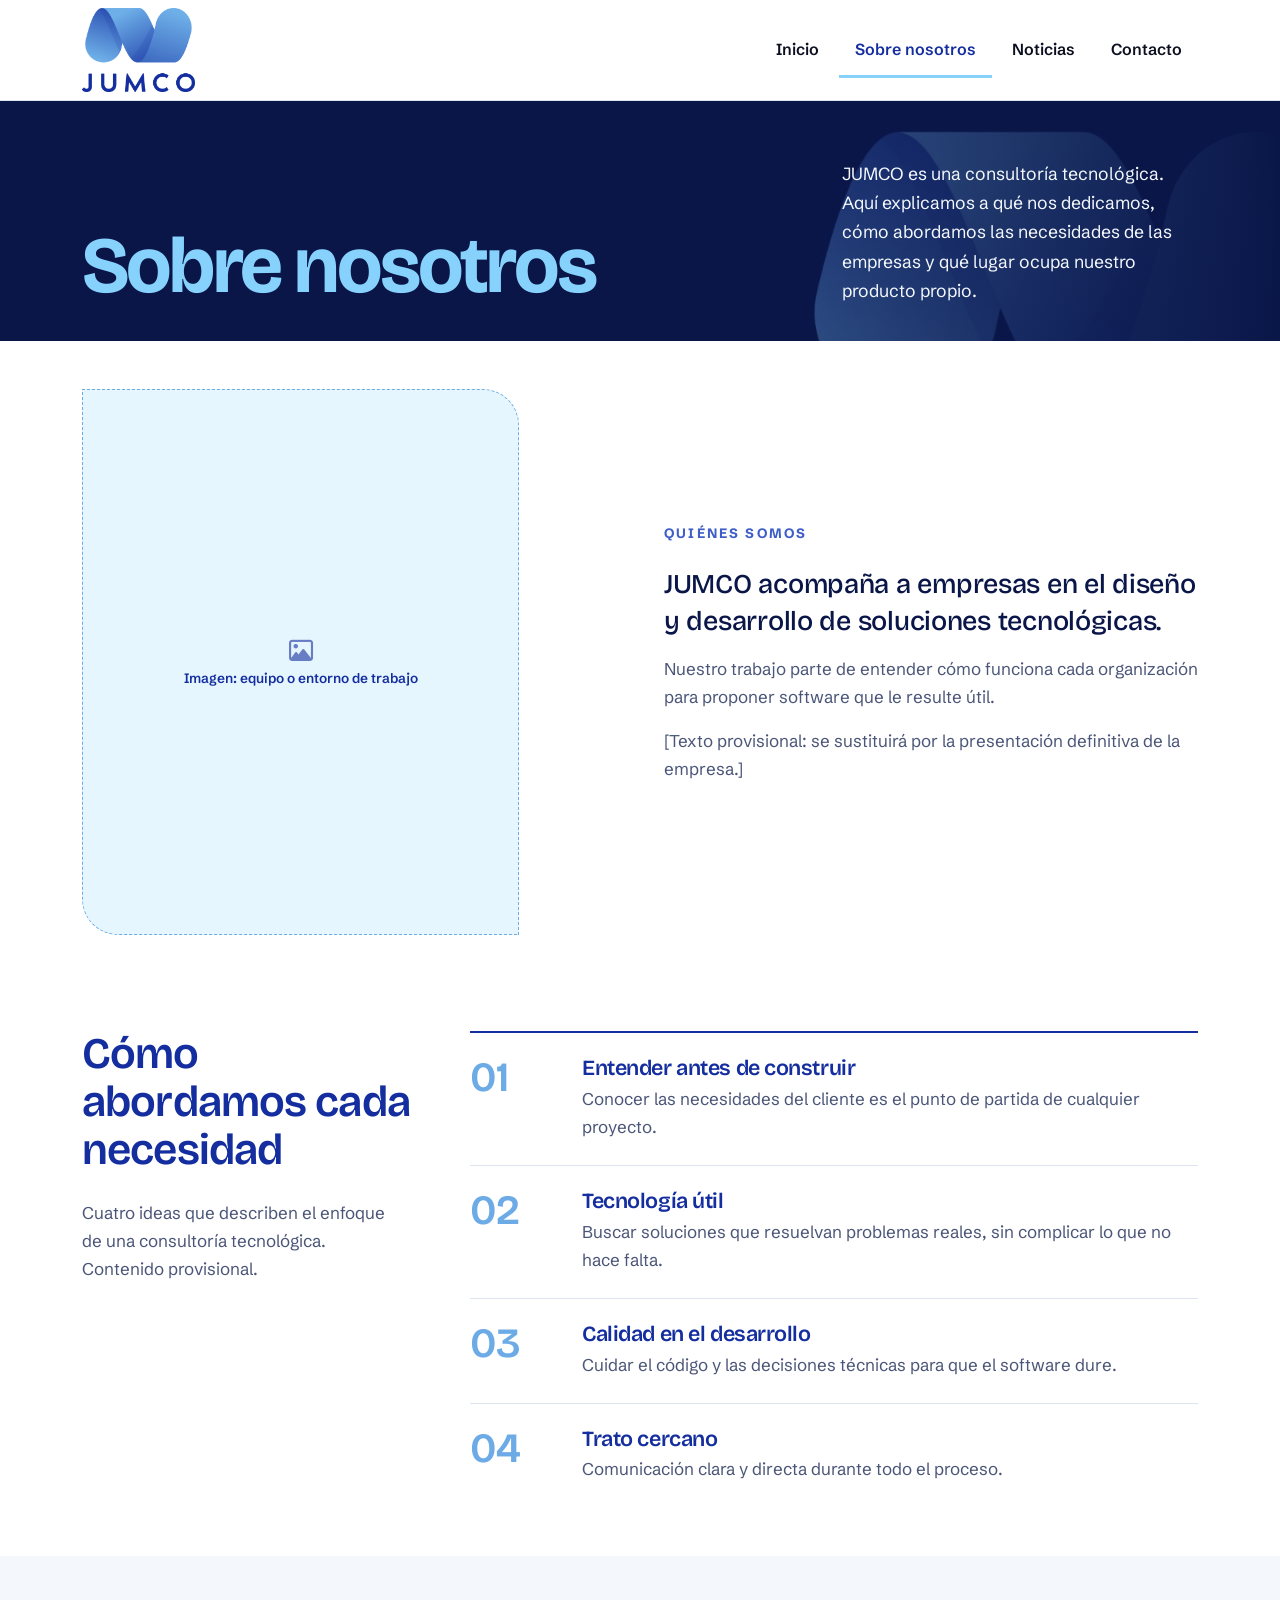
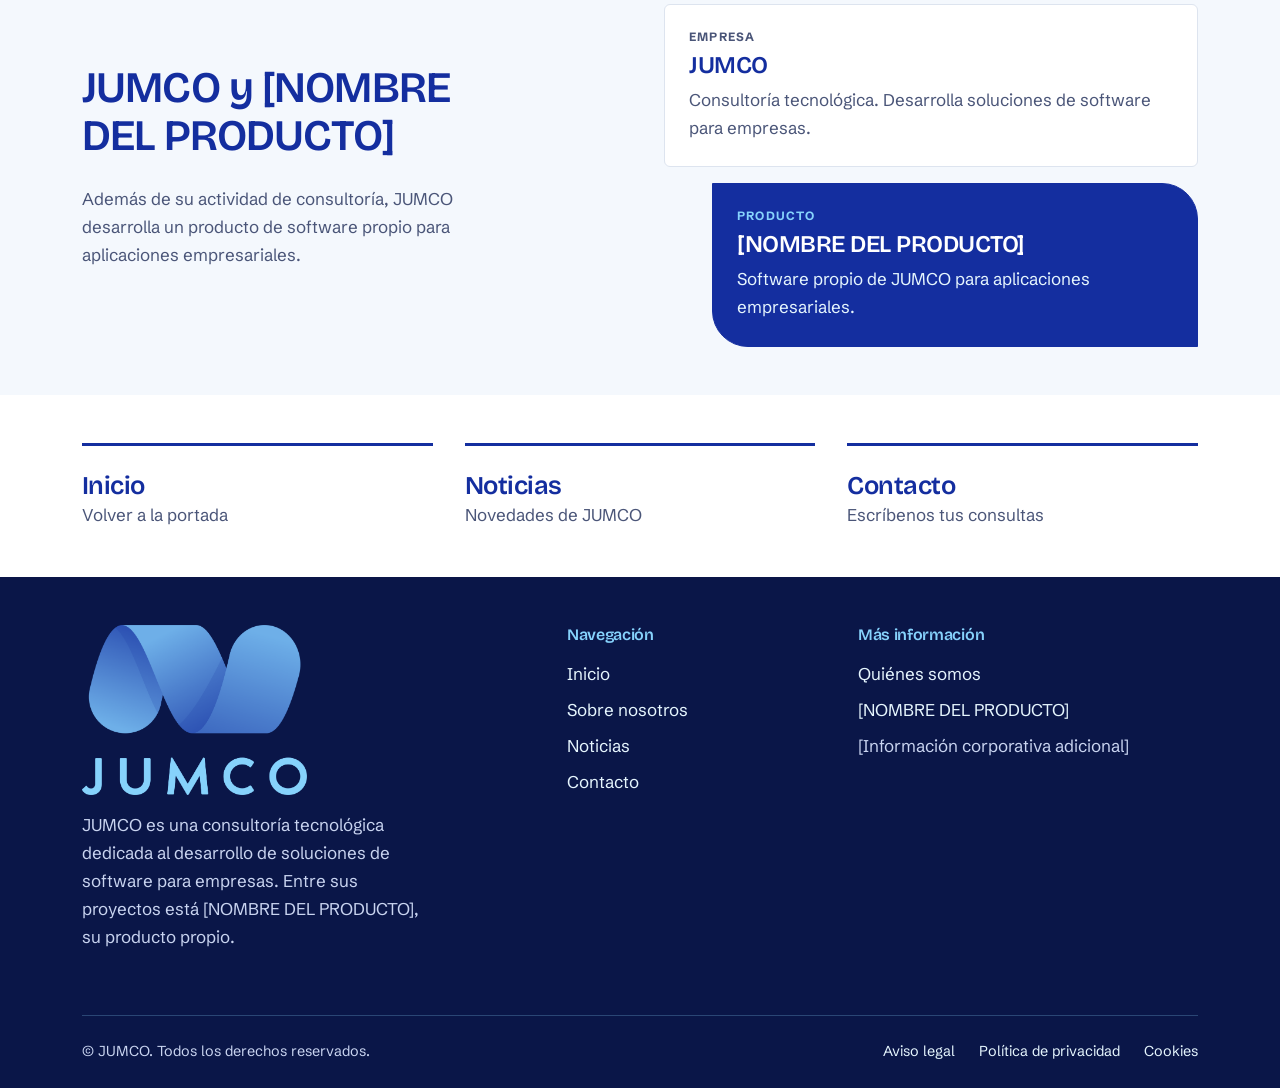
<file: ui_kits/web/sobre-nosotros.html>
<!doctype html>
<html lang="es">
  <head>
    <meta charset="utf-8" />
    <meta name="viewport" content="width=device-width, initial-scale=1" />
    <title>Sobre nosotros · JUMCO</title>
    <link rel="stylesheet" href="../../styles.css" />
    <link
      href="https://cdn.jsdelivr.net/npm/bootstrap@5.3.3/dist/css/bootstrap.min.css"
      rel="stylesheet"
    />
    <link
      rel="stylesheet"
      href="https://cdnjs.cloudflare.com/ajax/libs/font-awesome/6.5.2/css/all.min.css"
    />
    <link rel="stylesheet" href="css/layout_general.css" />
    <link rel="stylesheet" href="css/banda_noticias.css" />
    <link rel="stylesheet" href="css/interior.css" />
  </head>
  <body>
    <!-- MENÚ DE NAVEGACIÓN -->
    <header class="cabecera_general">
      <nav class="navbar navbar-expand-lg py-2">
        <div class="container">
          <a
            class="navbar-brand cabecera_marca p-0 me-4"
            href="index.html"
            aria-label="JUMCO, inicio"
            ><img
              class="logo_marca"
              src="../../assets/logo_jumco.png"
              alt="JUMCO" /></a
          ><button
            class="navbar-toggler cabecera_toggler py-2 px-3"
            type="button"
            data-bs-toggle="collapse"
            data-bs-target="#menu_principal"
            aria-controls="menu_principal"
            aria-expanded="false"
            aria-label="Abrir menú"
          >
            <i class="fa-solid fa-bars"></i>
          </button>
          <div class="collapse navbar-collapse" id="menu_principal">
            <ul class="navbar-nav ms-auto cabecera_menu py-3 py-lg-0">
              <li class="nav-item">
                <a class="nav-link py-3 px-3" href="index.html">Inicio</a>
              </li>
              <li class="nav-item">
                <a
                  class="nav-link activo py-3 px-3"
                  href="sobre-nosotros.html"
                  aria-current="page"
                  >Sobre nosotros</a
                >
              </li>
              <li class="nav-item">
                <a class="nav-link py-3 px-3" href="noticias.html">Noticias</a>
              </li>
              <li class="nav-item">
                <a class="nav-link py-3 px-3" href="contacto.html">Contacto</a>
              </li>
            </ul>
          </div>
        </div>
      </nav>
    </header>
    <main>
      <!-- CABECERO INTERIOR -->
      <section class="banda_cabecera_interior pt-5 pb-4">
        <div class="overlay"></div>
        <div class="container">
          <div class="row g-4 align-items-end">
            <div class="col-lg-8">
              <h1 class="titulo m-0">Sobre nosotros</h1>
            </div>
            <div class="col-lg-4">
              <p class="intro m-0">
                JUMCO es una consultoría tecnológica. Aquí explicamos a qué nos
                dedicamos, cómo abordamos las necesidades de las empresas y qué
                lugar ocupa nuestro producto propio.
              </p>
            </div>
          </div>
        </div>
      </section>
      <!-- FIN CABECERO INTERIOR -->

      <!-- BANDA TEASER IMG IZQ -->
      <section class="banda_teaser_img_izq py-5">
        <div class="container">
          <div class="row align-items-center g-5">
            <div class="col-lg-5">
              <div class="imagen_placeholder imagen_4_5 forma_lobulo p-3">
                <i class="fa-regular fa-image"></i
                ><span>Imagen: equipo o entorno de trabajo</span>
              </div>
            </div>
            <div class="col-lg-6 offset-lg-1">
              <h2 class="titulo_banda mb-4">Quiénes somos</h2>
              <p class="texto_destacado">
                JUMCO acompaña a empresas en el diseño y desarrollo de
                soluciones tecnológicas.
              </p>
              <p>
                Nuestro trabajo parte de entender cómo funciona cada
                organización para proponer software que le resulte útil.
              </p>
              <p>
                [Texto provisional: se sustituirá por la presentación definitiva
                de la empresa.]
              </p>
            </div>
          </div>
        </div>
      </section>
      <!-- FIN BANDA TEASER IMG IZQ -->

      <!-- BANDA LISTADO VALORES -->
      <section class="banda_valores py-5">
        <div class="container">
          <div class="row g-5">
            <div class="col-lg-4">
              <h2 class="titulo_banda mb-4">Cómo abordamos cada necesidad</h2>
              <p class="valores_intro">
                Cuatro ideas que describen el enfoque de una consultoría
                tecnológica. Contenido provisional.
              </p>
            </div>
            <div class="col-lg-8">
              <ol class="valores_lista list-unstyled m-0 p-0">
                <li class="valor_item py-4">
                  <span class="valor_numero">01</span>
                  <div>
                    <h3 class="valor_titulo mb-1">
                      Entender antes de construir
                    </h3>
                    <p class="m-0">
                      Conocer las necesidades del cliente es el punto de partida
                      de cualquier proyecto.
                    </p>
                  </div>
                </li>
                <li class="valor_item py-4">
                  <span class="valor_numero">02</span>
                  <div>
                    <h3 class="valor_titulo mb-1">Tecnología útil</h3>
                    <p class="m-0">
                      Buscar soluciones que resuelvan problemas reales, sin
                      complicar lo que no hace falta.
                    </p>
                  </div>
                </li>
                <li class="valor_item py-4">
                  <span class="valor_numero">03</span>
                  <div>
                    <h3 class="valor_titulo mb-1">Calidad en el desarrollo</h3>
                    <p class="m-0">
                      Cuidar el código y las decisiones técnicas para que el
                      software dure.
                    </p>
                  </div>
                </li>
                <li class="valor_item py-4">
                  <span class="valor_numero">04</span>
                  <div>
                    <h3 class="valor_titulo mb-1">Trato cercano</h3>
                    <p class="m-0">
                      Comunicación clara y directa durante todo el proceso.
                    </p>
                  </div>
                </li>
              </ol>
            </div>
          </div>
        </div>
      </section>
      <!-- FIN BANDA LISTADO VALORES -->

      <!-- BANDA RELACIÓN EMPRESA PRODUCTO -->
      <section class="banda_relacion py-5" id="producto">
        <div class="container">
          <div class="row g-5 align-items-center">
            <div class="col-lg-5">
              <h2 class="titulo_banda mb-4">JUMCO y [NOMBRE DEL PRODUCTO]</h2>
              <p>
                Además de su actividad de consultoría, JUMCO desarrolla un
                producto de software propio para aplicaciones empresariales.
              </p>
            </div>
            <div class="col-lg-6 offset-lg-1">
              <div class="relacion_esquema">
                <div class="relacion_bloque p-4">
                  <span class="relacion_etiqueta mb-2">Empresa</span>
                  <h3 class="mb-2">JUMCO</h3>
                  <p class="m-0">
                    Consultoría tecnológica. Desarrolla soluciones de software
                    para empresas.
                  </p>
                </div>
                <div
                  class="relacion_bloque relacion_bloque_producto p-4 ms-3 ms-lg-5"
                >
                  <span class="relacion_etiqueta mb-2">Producto</span>
                  <h3 class="mb-2">[NOMBRE DEL PRODUCTO]</h3>
                  <p class="m-0">
                    Software propio de JUMCO para aplicaciones empresariales.
                  </p>
                </div>
              </div>
            </div>
          </div>
        </div>
      </section>
      <!-- FIN BANDA RELACIÓN EMPRESA PRODUCTO -->

      <!-- BANDA ENLACES CIERRE -->
      <section class="banda_cierre banda_cierre_discreto py-5">
        <div class="container">
          <div class="cierre_destinos">
            <a class="cierre_destino pt-4" href="index.html"
              ><strong>Inicio</strong><span>Volver a la portada</span></a
            ><a class="cierre_destino pt-4" href="noticias.html"
              ><strong>Noticias</strong><span>Novedades de JUMCO</span></a
            ><a class="cierre_destino pt-4" href="contacto.html"
              ><strong>Contacto</strong><span>Escríbenos tus consultas</span></a
            >
          </div>
        </div>
      </section>
      <!-- FIN BANDA ENLACES CIERRE -->
    </main>

    <!-- FOOTER -->
    <footer class="pie_general pt-5 pb-4">
      <div class="container">
        <div class="row g-5">
          <div class="col-lg-4">
            <img
              class="logo_marca_pie ms-n2"
              src="../../assets/logo_jumco_negro.png"
              alt="JUMCO"
            />
            <p class="pie_texto mt-3">
              JUMCO es una consultoría tecnológica dedicada al desarrollo de
              soluciones de software para empresas. Entre sus proyectos está
              [NOMBRE DEL PRODUCTO], su producto propio.
            </p>
          </div>
          <div class="col-6 col-lg-3 offset-lg-1">
            <h2 class="pie_titulo mb-3">Navegación</h2>
            <ul class="pie_lista list-unstyled m-0 p-0">
              <li><a href="index.html">Inicio</a></li>
              <li><a href="sobre-nosotros.html">Sobre nosotros</a></li>
              <li><a href="noticias.html">Noticias</a></li>
              <li><a href="contacto.html">Contacto</a></li>
            </ul>
          </div>
          <div class="col-6 col-lg-4">
            <h2 class="pie_titulo mb-3">Más información</h2>
            <ul class="pie_lista list-unstyled m-0 p-0">
              <li><a href="sobre-nosotros.html">Quiénes somos</a></li>
              <li>
                <a href="sobre-nosotros.html#producto">[NOMBRE DEL PRODUCTO]</a>
              </li>
              <li>[Información corporativa adicional]</li>
            </ul>
          </div>
        </div>
        <!-- SUBPIE -->
        <div class="pie_legal mt-5 pt-4">
          <span>© JUMCO. Todos los derechos reservados.</span>
          <ul class="pie_legal_enlaces list-unstyled m-0 p-0">
            <li><a href="#">Aviso legal</a></li>
            <li><a href="#">Política de privacidad</a></li>
            <li><a href="#">Cookies</a></li>
          </ul>
        </div>
        <!-- FIN SUBPIE -->
      </div>
      <!-- FIN FOOTER -->
    </footer>
    <script src="https://cdn.jsdelivr.net/npm/bootstrap@5.3.3/dist/js/bootstrap.bundle.min.js"></script>
  </body>
</html>
</file>
<file: styles.css>
@import "tokens/colors.css";
@import "tokens/typography.css";
@import "tokens/spacing.css";
</file>
<file: ui_kits/web/css/layout_general.css>
/* Base, cabecera, pie, botones, forma_lobulo (motivo del logotipo) */
:root {
  --forma_lobulo: 0 36px 0 36px;
  --gutter_banda: 6.5rem;
}
body {
  background: #fff;
  color: var(--jumco-text-soft);
  font-family: var(--font-body);
  font-size: 1.0625rem;
  line-height: 1.65;
  overflow-x: hidden;
}
h1,
h2,
h3 {
  font-family: var(--font-display);
  color: var(--jumco-navy);
  font-weight: 600;
  letter-spacing: -0.02em;
  line-height: 1.1;
}
a {
  color: var(--jumco-navy);
  text-decoration: none;
  transition: color var(--dur) var(--ease);
}
a:hover {
  color: var(--jumco-navy-400);
}
:focus-visible {
  outline: 3px solid var(--jumco-navy);
  outline-offset: 3px;
}
.titulo_banda {
  font-size: clamp(1.9rem, 3.4vw, 2.8rem);
}
.texto_destacado {
  font: 500 clamp(1.3rem, 2.2vw, 1.7rem)/1.35 var(--font-display);
  color: var(--jumco-ink-navy);
  letter-spacing: -0.01em;
}
.cabecera_general {
  background: #fff;
  border-bottom: 1px solid var(--border);
  position: sticky;
  top: 0;
  z-index: 20;
}
.cabecera_marca {
  display: flex;
  align-items: center;
}
.logo_marca {
  display: block;
  height: 84px;
  width: auto;
}
.cabecera_toggler {
  border: 1px solid var(--border);
  color: var(--jumco-navy);
  min-width: 44px;
  min-height: 44px;
}
.cabecera_toggler:focus {
  box-shadow: 0 0 0 3px var(--jumco-sky);
}
.cabecera_menu {
  gap: 0.25rem;
}
.cabecera_menu .nav-link {
  font: 600 1rem var(--font-body);
  color: var(--jumco-ink);
  border-bottom: 3px solid transparent;
}
.cabecera_menu .nav-link:hover {
  color: var(--jumco-navy);
  border-bottom-color: var(--jumco-sky-300);
}
.cabecera_menu .nav-link.activo {
  color: var(--jumco-navy);
  border-bottom-color: var(--jumco-sky);
}
.boton_principal,
.boton_secundario {
  display: inline-block;
  font: 600 1rem var(--font-body);
  border-radius: 6px;
  text-decoration: none;
  border: 2px solid var(--jumco-navy);
  transition:
    background var(--dur) var(--ease),
    color var(--dur) var(--ease);
  cursor: pointer;
  line-height: 1.2;
}
.boton_principal {
  background: var(--jumco-navy);
  color: #fff;
}
.boton_principal:hover {
  background: var(--jumco-navy-700);
  border-color: var(--jumco-navy-700);
  color: #fff;
}
.boton_secundario {
  background: transparent;
  color: var(--jumco-navy);
}
.boton_secundario:hover {
  background: var(--jumco-navy);
  color: #fff;
}
.enlace_texto {
  font-weight: 700;
  color: var(--jumco-navy);
}
.enlace_texto:hover {
  text-decoration: underline;
  text-decoration-color: var(--jumco-navy);
  text-decoration-thickness: 3px;
  text-underline-offset: 5px;
}
.imagen_placeholder {
  display: flex;
  flex-direction: column;
  align-items: center;
  justify-content: center;
  gap: 0.5rem;
  width: 100%;
  background: var(--jumco-sky-100);
  border: 1px dashed var(--jumco-sky-500);
  border-radius: 6px;
  color: var(--jumco-navy);
  font: 600 0.85rem var(--font-body);
  text-align: center;
}
.imagen_placeholder i {
  font-size: 1.5rem;
  opacity: 0.6;
}
.imagen_placeholder.forma_lobulo {
  border-radius: var(--forma_lobulo);
}
.imagen_4_3 {
  aspect-ratio: 4/3;
}
.imagen_16_10 {
  aspect-ratio: 16/10;
}
.imagen_1_1 {
  aspect-ratio: 1/1;
}
.imagen_4_5 {
  aspect-ratio: 4/5;
}
.imagen_21_9 {
  aspect-ratio: 21/9;
}
.pie_general {
  background: var(--jumco-ink-navy);
  color: #c9d4f0;
}
.pie_general a {
  color: #e6f6fe;
  text-decoration: none;
}
.pie_general a:hover {
  color: var(--jumco-sky);
  text-decoration: underline;
}
.logo_marca_pie {
  display: block;
  height: 170px;
  width: auto;
}
.pie_texto {
  max-width: 28rem;
}
.pie_titulo {
  font: 600 1rem var(--font-display);
  color: var(--jumco-sky);
}
.pie_lista,
.pie_legal_enlaces {
  list-style: none;
  display: flex;
  flex-direction: column;
  gap: 0.5rem;
}
.pie_legal {
  display: flex;
  flex-wrap: wrap;
  gap: 1rem 2rem;
  justify-content: space-between;
  border-top: 1px solid rgba(134, 210, 252, 0.25);
  font-size: 0.9rem;
}
.pie_legal_enlaces {
  flex-direction: row;
  gap: 1.5rem;
}
.banda_cierre {
  background: var(--jumco-bg-soft);
}
.banda_cierre .cierre_titulo {
  font-size: clamp(2rem, 4vw, 3.2rem);
}
.cierre_destinos {
  display: grid;
  grid-template-columns: repeat(3, minmax(0, 1fr));
  gap: 2rem;
}
.cierre_destino {
  display: block;
  text-decoration: none;
  border-top: 3px solid var(--jumco-navy);
  color: var(--jumco-text-soft);
  transition: border-color var(--dur) var(--ease);
}
.cierre_destino strong {
  display: block;
  font: 600 1.6rem var(--font-display);
  color: var(--jumco-navy);
  letter-spacing: -0.02em;
}
.cierre_destino:hover {
  border-top-color: var(--jumco-sky);
  color: var(--jumco-text-soft);
}
.banda_cierre_discreto {
  background: #fff;
}
@media (max-width: 991.98px) {
  .logo_marca {
    height: 68px;
  }
  :root {
    --gutter_banda: 4.5rem;
    --forma_lobulo: 0 28px 0 28px;
  }
}
@media (max-width: 767.98px) {
  .cierre_destinos {
    grid-template-columns: 1fr;
    gap: 1.5rem;
  }
  .logo_marca_pie {
    height: 120px;
  }
}
</file>
<file: ui_kits/web/css/banda_noticias.css>
/* Caja de noticia única, compartida por Inicio y Noticias */
.banda_noticias {
  background: #fff;
}
.noticia_meta {
  display: flex;
  flex-wrap: wrap;
  gap: 0.5rem 1rem;
  align-items: center;
  font-size: 0.875rem;
  color: var(--jumco-text-soft);
}
.noticia_categoria {
  font: 700 0.75rem var(--font-body);
  letter-spacing: 0.08em;
  text-transform: uppercase;
  background: var(--jumco-sky);
  color: var(--jumco-navy-900);
  border-radius: 4px;
}
.noticia {
  height: 100%;
  display: flex;
  flex-direction: column;
}
.noticia_imagen_enlace {
  display: block;
}
.noticia .imagen_placeholder {
  border-radius: var(--forma_lobulo);
}
.noticia_cuerpo {
  display: flex;
  flex-direction: column;
  flex: 1;
}
.noticia_titulo {
  font-size: 1.3rem;
}
.noticia_titulo a {
  color: var(--jumco-navy);
  text-decoration: none;
}
.noticia_titulo a:hover {
  text-decoration: underline;
  text-decoration-color: var(--jumco-sky);
  text-decoration-thickness: 3px;
  text-underline-offset: 5px;
}
.noticia .enlace_texto {
  align-self: flex-start;
}
</file>
<file: ui_kits/web/css/index.css>
/* Bandas de la portada */
.banda_hero {
  background: #fff;
  overflow: hidden;
}
.hero_etiqueta {
  font: 700 0.85rem var(--font-body);
  letter-spacing: 0.16em;
  text-transform: uppercase;
  color: var(--jumco-navy-400);
}
.hero_titulo {
  font-size: clamp(2.6rem, 7.2vw, 6.2rem);
  font-weight: 700;
  letter-spacing: -0.035em;
  line-height: 1.08;
  max-width: 15ch;
  color: var(--jumco-ink-navy);
}
.hero_resalte {
  color: var(--jumco-navy);
  background: linear-gradient(
    transparent 16%,
    var(--jumco-sky) 16%,
    var(--jumco-sky) 92%,
    transparent 92%
  );
  box-decoration-break: clone;
  -webkit-box-decoration-break: clone;
}
.hero_texto {
  font-size: 1.2rem;
}
.hero_acciones {
  display: flex;
  flex-wrap: wrap;
  align-items: center;
  gap: 1.25rem 2rem;
}
.hero_visual {
  position: relative;
}
.hero_visual::before {
  content: "";
  position: absolute;
  left: -1.5rem;
  bottom: -1.5rem;
  width: 55%;
  height: 70%;
  background: var(--jumco-navy);
  border-radius: var(--forma_lobulo);
  z-index: 0;
}
.hero_visual .imagen_placeholder {
  position: relative;
  z-index: 1;
  background: var(--jumco-sky-100);
}
@media (min-width: 992px) {
  .hero_visual .imagen_placeholder {
    border-radius: var(--forma_lobulo);
    border-top-right-radius: 0;
    border-bottom-right-radius: 0;
  }
}
.banda_actividad {
  background: var(--jumco-sky-100);
}
.actividad_enunciado {
  font-size: clamp(2rem, 4.2vw, 3.6rem);
  font-weight: 600;
  letter-spacing: -0.03em;
  line-height: 1.08;
  color: var(--jumco-navy);
}
.actividad_presentacion p {
  max-width: 30rem;
}
.ambitos_intro {
  max-width: 24rem;
}
.ambitos_lista {
  list-style: none;
  border-top: 2px solid var(--jumco-navy);
}
.ambito_item {
  display: grid;
  grid-template-columns: 90px minmax(0, 1fr) minmax(0, 1.1fr);
  gap: 1rem 2rem;
  align-items: baseline;
  border-bottom: 1px solid var(--border);
  transition: background var(--dur) var(--ease);
}
.ambito_item:hover {
  background: var(--jumco-bg-soft);
}
.ambito_numero {
  font: 600 1rem var(--font-display);
  color: var(--jumco-navy-400);
  letter-spacing: 0.08em;
}
.ambito_titulo {
  font-size: clamp(1.4rem, 2.6vw, 2.1rem);
}
.banda_teaser {
  position: relative;
  z-index: 1;
  background: var(--jumco-navy);
  color: #e6f6fe;
  clip-path: polygon(0 0, 100% 3.5vw, 100% 100%, 0 calc(100% - 3.5vw));
}
.teaser_titulo {
  color: #fff;
  font-size: clamp(2rem, 4.4vw, 3.6rem);
  font-weight: 600;
  line-height: 1.08;
  max-width: 18ch;
}
.teaser_pasos {
  list-style: none;
  display: grid;
  grid-template-columns: repeat(3, minmax(0, 1fr));
  gap: 2.5rem;
}
.teaser_paso {
  border-top: 2px solid var(--jumco-sky);
}
.teaser_numero {
  display: block;
  font: 600 0.95rem var(--font-display);
  color: var(--jumco-sky);
  letter-spacing: 0.08em;
}
.teaser_paso h3 {
  color: #fff;
  font-size: 1.4rem;
}
.banda_producto {
  background: var(--jumco-sky);
}
.banda_producto h2 {
  font-size: clamp(1.5rem, 2.6vw, 2rem);
  color: var(--jumco-navy-900);
}
.banda_producto p {
  color: var(--jumco-navy-900);
  max-width: 36rem;
}
.banda_producto .enlace_texto {
  color: var(--jumco-navy-900);
  text-decoration-color: var(--jumco-navy);
}
.banda_producto .imagen_placeholder {
  background: #fff;
  border-color: var(--jumco-navy-400);
}
@media (max-width: 991.98px) {
  .ambito_item {
    grid-template-columns: 56px minmax(0, 1fr);
  }
  .ambito_texto {
    grid-column: 2;
  }
  .teaser_pasos {
    grid-template-columns: 1fr;
    gap: 2rem;
  }
  .hero_visual::before {
    left: -0.75rem;
    bottom: -0.75rem;
  }
}
/* Variante B del hero: más contenida */
.banda_hero_sobrio .hero_titulo {
  font-size: clamp(2.2rem, 4.4vw, 3.6rem);
  font-weight: 600;
  letter-spacing: -0.025em;
  line-height: 1.1;
  max-width: none;
  color: var(--jumco-navy);
}
.banda_hero_sobrio .hero_texto {
  max-width: 32rem;
}
.banda_hero_sobrio .hero_visual::before {
  display: none;
}
.banda_hero_sobrio .hero_visual .imagen_placeholder {
  border-radius: var(--forma_lobulo);
}
/* Variante C del hero: punto medio */
.banda_hero_medio .hero_titulo {
  font-size: clamp(2.4rem, 5vw, 4.2rem);
  font-weight: 700;
  letter-spacing: -0.03em;
  line-height: 1.08;
  max-width: none;
}
.banda_hero_medio .hero_texto {
  max-width: 32rem;
}
.banda_hero_medio .hero_visual::before {
  left: -1rem;
  bottom: -1rem;
  width: 45%;
  height: 45%;
}
.banda_hero_medio .hero_visual .imagen_placeholder {
  border-radius: var(--forma_lobulo);
}
@media (max-width: 991.98px) {
  .banda_hero_medio .hero_visual .imagen_placeholder {
    aspect-ratio: 4/3;
  }
}
/* Variante D: fondo a todo el ancho */
.banda_hero_fondo {
  position: relative;
  min-height: clamp(480px, 70vh, 680px);
  display: flex;
  align-items: center;
  background: var(--jumco-navy-700);
  color: #fff;
  isolation: isolate;
}
.hero_fondo {
  position: absolute;
  inset: 0;
  z-index: -2;
  background: var(--jumco-navy-700) center/cover no-repeat;
}
.hero_fondo_etiqueta {
  position: absolute;
  right: 1rem;
  bottom: 1rem;
  font: 600 0.85rem var(--font-body);
  color: var(--jumco-sky);
  display: flex;
  gap: 0.5rem;
  align-items: center;
}
.hero_velo {
  position: absolute;
  inset: 0;
  z-index: -1;
  background: rgba(10, 22, 72, 0.55);
}
.banda_hero_fondo .hero_titulo {
  color: #fff;
  font-size: clamp(2.4rem, 5.4vw, 4.6rem);
  font-weight: 700;
  letter-spacing: -0.03em;
  line-height: 1.08;
  max-width: none;
}
.banda_hero_fondo .hero_resalte {
  color: var(--jumco-navy-900);
}
.banda_hero_fondo .hero_texto {
  color: #fff;
  max-width: 34rem;
}
.boton_claro {
  display: inline-block;
  font: 600 1rem var(--font-body);
  border-radius: 6px;
  text-decoration: none;
  background: var(--jumco-sky);
  color: var(--jumco-navy-900);
  border: 2px solid var(--jumco-sky);
  line-height: 1.2;
  transition: background var(--dur) var(--ease);
}
.boton_claro:hover {
  background: #fff;
  border-color: #fff;
  color: var(--jumco-navy-900);
}
.enlace_claro {
  font-weight: 700;
  color: #fff;
  text-decoration: underline;
  text-decoration-color: var(--jumco-sky);
  text-decoration-thickness: 3px;
  text-underline-offset: 5px;
}
.enlace_claro:hover {
  color: var(--jumco-sky);
}
.banda_hero_fondo :focus-visible {
  outline-color: #fff;
}
@media (max-width: 991.98px) {
  .banda_hero_fondo {
    min-height: 0;
  }
}
.hero_cinta {
  position: absolute;
  z-index: -1;
  right: -8%;
  bottom: -14%;
  width: min(62vw, 860px);
  height: auto;
  opacity: 0.38;
  pointer-events: none;
  user-select: none;
}
@media (max-width: 991.98px) {
  .hero_cinta {
    width: 110vw;
    right: -30%;
    bottom: -6%;
    opacity: 0.28;
  }
}
/* Variante: ámbitos con iconos */
.banda_ambitos_iconos .ambitos_rejilla {
  display: grid;
  grid-template-columns: repeat(2, minmax(0, 1fr));
  border-top: 1px solid var(--border);
}
.banda_ambitos_iconos .ambito_icono_item {
  border-bottom: 1px solid var(--border);
}
.banda_ambitos_iconos .ambito_icono_item:nth-child(even) {
  border-left: 1px solid var(--border);
}
.banda_ambitos_iconos .ambito_icono {
  display: inline-flex;
  align-items: center;
  justify-content: center;
  width: 48px;
  height: 48px;
  border-radius: 50%;
  background: var(--jumco-sky-100);
  color: var(--jumco-navy);
  font-size: 1.1rem;
}
.banda_ambitos_iconos .ambito_icono_titulo {
  font-size: 1.25rem;
}
@media (max-width: 767.98px) {
  .banda_ambitos_iconos .ambitos_rejilla {
    grid-template-columns: 1fr;
  }
  .banda_ambitos_iconos .ambito_icono_item,
  .banda_ambitos_iconos .ambito_icono_item:nth-child(even) {
    border-left: 0;
  }
}
</file>
<file: ui_kits/web/css/interior.css>
/* Páginas interiores */
/*------------------------------------------*/
/*-----------CABECERO INTERIOR -------------*/
/*------------------------------------------*/

.banda_cabecera_interior {
  background-image: url("../../../assets/imagen_encabezados.jpg");
  background-position: center;
  background-size: cover;
  background-repeat: no-repeat;
  position: relative;
  display: flex;
  align-items: center;
  height: 15rem;
}
@media (max-width: 991.98px) {
  .banda_cabecera_interior {
    background-position: 70% center;
    height: 22rem;
  }
}
.banda_cabecera_interior .overlay {
  position: absolute;
  inset: 0;
  z-index: 0;
  background: linear-gradient(to left, var(--jumco-ink-navy), transparent);
  pointer-events: none;
}
.banda_cabecera_interior > .container {
  position: relative;
  z-index: 1;
}
.banda_cabecera_interior .titulo {
  font-size: clamp(2.6rem, 6.2vw, 5.2rem);
  font-weight: 700;
  letter-spacing: -0.035em;
  line-height: 1;
  color: var(--jumco-sky);
}
.banda_cabecera_interior .intro {
  font-size: 1.1rem;
  max-width: 26rem;
  color: var(--jumco-bg-soft);
}

/*------------------------------------------*/
/*----BANDA TEASER IMAGEN IZQUIERDA --------*/
/*------------------------------------------*/

.banda_teaser_img_izq .titulo_banda {
  color: var(--jumco-navy-400);
  font: 700 0.85rem var(--font-body);
  letter-spacing: 0.16em;
  text-transform: uppercase;
}
.banda_teaser_img_izq p {
  max-width: 34rem;
}

/*------------------------------------------*/
/*----BANDA LISTADO VALORES --------*/
/*------------------------------------------*/
.valores_intro {
  max-width: 20rem;
}
.valores_lista {
  list-style: none;
}
.valor_item {
  display: grid;
  grid-template-columns: 96px 1fr;
  gap: 1rem;
  border-top: 1px solid var(--border);
}
.valor_item:first-child {
  border-top: 2px solid var(--jumco-navy);
}
.valor_numero {
  font: 600 2.6rem var(--font-display);
  color: var(--jumco-sky-500);
  line-height: 1;
  letter-spacing: -0.03em;
}
.valor_titulo {
  font-size: 1.35rem;
}

/*------------------------------------------*/
/*----BANDA RELACIÓN EMPRESA PRODUCTO --------*/
/*------------------------------------------*/
.banda_relacion {
  background: var(--jumco-bg-soft);
}
.relacion_esquema {
  display: grid;
  gap: 1rem;
}
.relacion_bloque {
  border: 1px solid var(--border);
  border-radius: 6px;
  background: #fff;
}
.relacion_bloque_producto {
  background: var(--jumco-navy);
  border-color: var(--jumco-navy);
  color: #e6f6fe;
  border-radius: var(--forma_lobulo);
}
.relacion_bloque_producto h3 {
  color: #fff;
}
.relacion_bloque_producto .relacion_etiqueta {
  color: var(--jumco-sky);
}
.relacion_etiqueta {
  display: block;
  font: 700 0.75rem var(--font-body);
  letter-spacing: 0.1em;
  text-transform: uppercase;
  color: var(--jumco-text-soft);
}
.relacion_bloque h3 {
  font-size: 1.5rem;
}
/*------------------------------------------*/
/*----BANDA NOTICIAS --------*/
/*------------------------------------------*/

.filtro_categorias {
  display: flex;
  flex-wrap: wrap;
  gap: 0.5rem;
}
.filtro_categorias a {
  font: 600 0.95rem var(--font-body);
  text-decoration: none;
  color: var(--jumco-navy);
  border: 2px solid var(--border);
  border-radius: 6px;
  min-height: 44px;
  display: inline-flex;
  align-items: center;
}
.filtro_categorias a:hover {
  border-color: var(--jumco-sky);
}
.filtro_categorias a.activo {
  background: var(--jumco-navy);
  border-color: var(--jumco-navy);
  color: #fff;
}
.banda_paginacion .pagination {
  gap: 0.35rem;
  --bs-pagination-color: var(--jumco-navy);
  --bs-pagination-active-bg: var(--jumco-navy);
  --bs-pagination-active-border-color: var(--jumco-navy);
  --bs-pagination-hover-color: var(--jumco-navy-700);
  --bs-pagination-focus-box-shadow: 0 0 0 3px var(--jumco-sky);
}
.banda_paginacion .page-link {
  border-radius: 6px;
  min-width: 44px;
  min-height: 44px;
  display: flex;
  align-items: center;
  justify-content: center;
  font-weight: 600;
  border-color: var(--border);
}
.banda_contacto {
  overflow: hidden;
}
.contacto_panel {
  background: var(--jumco-navy);
  color: #e6f6fe;
}
.contacto_panel_interior {
  max-width: 640px;
}
.contacto_panel_titulo {
  color: #fff;
  font-size: clamp(1.8rem, 3vw, 2.4rem);
}
.contacto_datos {
  list-style: none;
  display: grid;
  gap: 1.5rem;
}
.contacto_datos li {
  display: flex;
  gap: 1rem;
  align-items: flex-start;
}
.contacto_datos i {
  flex: none;
  width: 44px;
  height: 44px;
  border-radius: 6px;
  background: var(--jumco-sky);
  color: var(--jumco-navy-900);
  display: flex;
  align-items: center;
  justify-content: center;
}
.contacto_datos strong {
  display: block;
  color: var(--jumco-sky);
  font-family: var(--font-display);
}
.contacto_formulario_zona {
  background: #fff;
}
.contacto_formulario {
  max-width: 760px;
}
.contacto_formulario_titulo {
  font-size: 1.6rem;
}
.form-label {
  font-weight: 700;
  color: var(--jumco-ink);
  font-size: 0.95rem;
}
.contacto_formulario .form-control {
  border: 2px solid var(--border);
  border-radius: 6px;
  font-size: 1rem;
  min-height: 48px;
}
.contacto_formulario .form-control:focus {
  border-color: var(--jumco-navy);
  box-shadow: 0 0 0 4px rgba(134, 210, 252, 0.6);
}
.form-check-input {
  width: 1.3rem;
  height: 1.3rem;
  border: 2px solid var(--jumco-navy-400);
}
.form-check-input:checked {
  background-color: var(--jumco-navy);
  border-color: var(--jumco-navy);
}
.form-check-input:focus {
  box-shadow: 0 0 0 4px rgba(134, 210, 252, 0.6);
}
.contacto_privacidad {
  display: flex;
  gap: 0.75rem;
}
.contacto_privacidad .form-check-input {
  float: none;
}
@media (max-width: 991.98px) {
  .contacto_panel_interior,
  .contacto_formulario {
    max-width: none;
  }
  .valor_item {
    grid-template-columns: 64px 1fr;
  }
}
</file>
<file: ui_kits/web/css/noticia.css>
/* Ficha de noticia: ajustes particulares */
.banda_noticia_cabecera {
  background: #fff;
}
.noticia_migas {
  display: flex;
  flex-wrap: wrap;
  gap: 0.6rem;
  font: 600 0.9rem var(--font-body);
}
.noticia_migas a {
  color: var(--jumco-navy);
}
.noticia_migas span[aria-current] {
  color: var(--jumco-text-soft);
}
.noticia_ficha_titulo {
  font-size: clamp(2.1rem, 4.2vw, 3.4rem);
  font-weight: 700;
  letter-spacing: -0.03em;
  line-height: 1.08;
  color: var(--jumco-ink-navy);
}
.noticia_ficha_entradilla {
  font: 500 clamp(1.15rem, 2vw, 1.5rem)/1.4 var(--font-display);
  color: var(--jumco-navy);
  max-width: 40rem;
}
.banda_noticia_cabecera .imagen_placeholder {
  max-width: 480px;
}
@media (max-width: 991.98px) {
  .banda_noticia_cabecera .imagen_placeholder {
    max-width: 420px;
    aspect-ratio: 16/10;
  }
}
.noticia_datos {
  display: flex;
  flex-wrap: wrap;
  gap: 1.25rem 3rem;
  border-top: 1px solid var(--border);
  max-width: 40rem;
}
.noticia_datos dt {
  font: 700 0.75rem var(--font-body);
  letter-spacing: 0.1em;
  text-transform: uppercase;
  color: var(--jumco-text-soft);
}
.noticia_datos dd {
  color: var(--jumco-ink);
}
.noticia_texto .enlace_texto {
  display: inline-block;
}
.noticia_texto {
  font-size: 1.15rem;
  line-height: 1.75;
}
.noticia_texto p {
  max-width: 42rem;
}
.noticia_destacado {
  font: 500 clamp(1.3rem, 2.2vw, 1.65rem)/1.4 var(--font-display);
  color: var(--jumco-ink-navy);
  letter-spacing: -0.01em;
}
.noticia_texto h2 {
  font-size: clamp(1.5rem, 2.6vw, 2rem);
}
.noticia_cita {
  border-left: 4px solid var(--jumco-sky);
}
.noticia_cita p {
  font: 600 clamp(1.4rem, 2.6vw, 2rem)/1.25 var(--font-display);
  color: var(--jumco-navy);
  letter-spacing: -0.02em;
}
.noticia_figura figcaption {
  font-size: 0.9rem;
  color: var(--jumco-text-soft);
}
.noticia_laterales {
  align-self: flex-start;
}
@media (min-width: 992px) {
  .noticia_laterales {
    border-left: 1px solid var(--jumco-sky-300);
  }
}
.noticia_laterales_titulo {
  font-size: 1.25rem;
  border-bottom: 2px solid var(--jumco-navy);
}
.noticia_laterales_lista {
  list-style: none;
}
.noticia_laterales_lista li {
  display: flex;
  flex-direction: column;
  gap: 0.25rem;
  border-bottom: 1px solid var(--border);
}
.noticia_laterales_lista time {
  font-size: 0.875rem;
  color: var(--jumco-text-soft);
}
.noticia_laterales_lista a {
  font: 600 1.05rem/1.3 var(--font-display);
  color: var(--jumco-navy);
  text-decoration: none;
}
.noticia_laterales_lista a:hover {
  text-decoration: underline;
  text-decoration-color: var(--jumco-sky);
  text-decoration-thickness: 3px;
  text-underline-offset: 5px;
}
</file>
